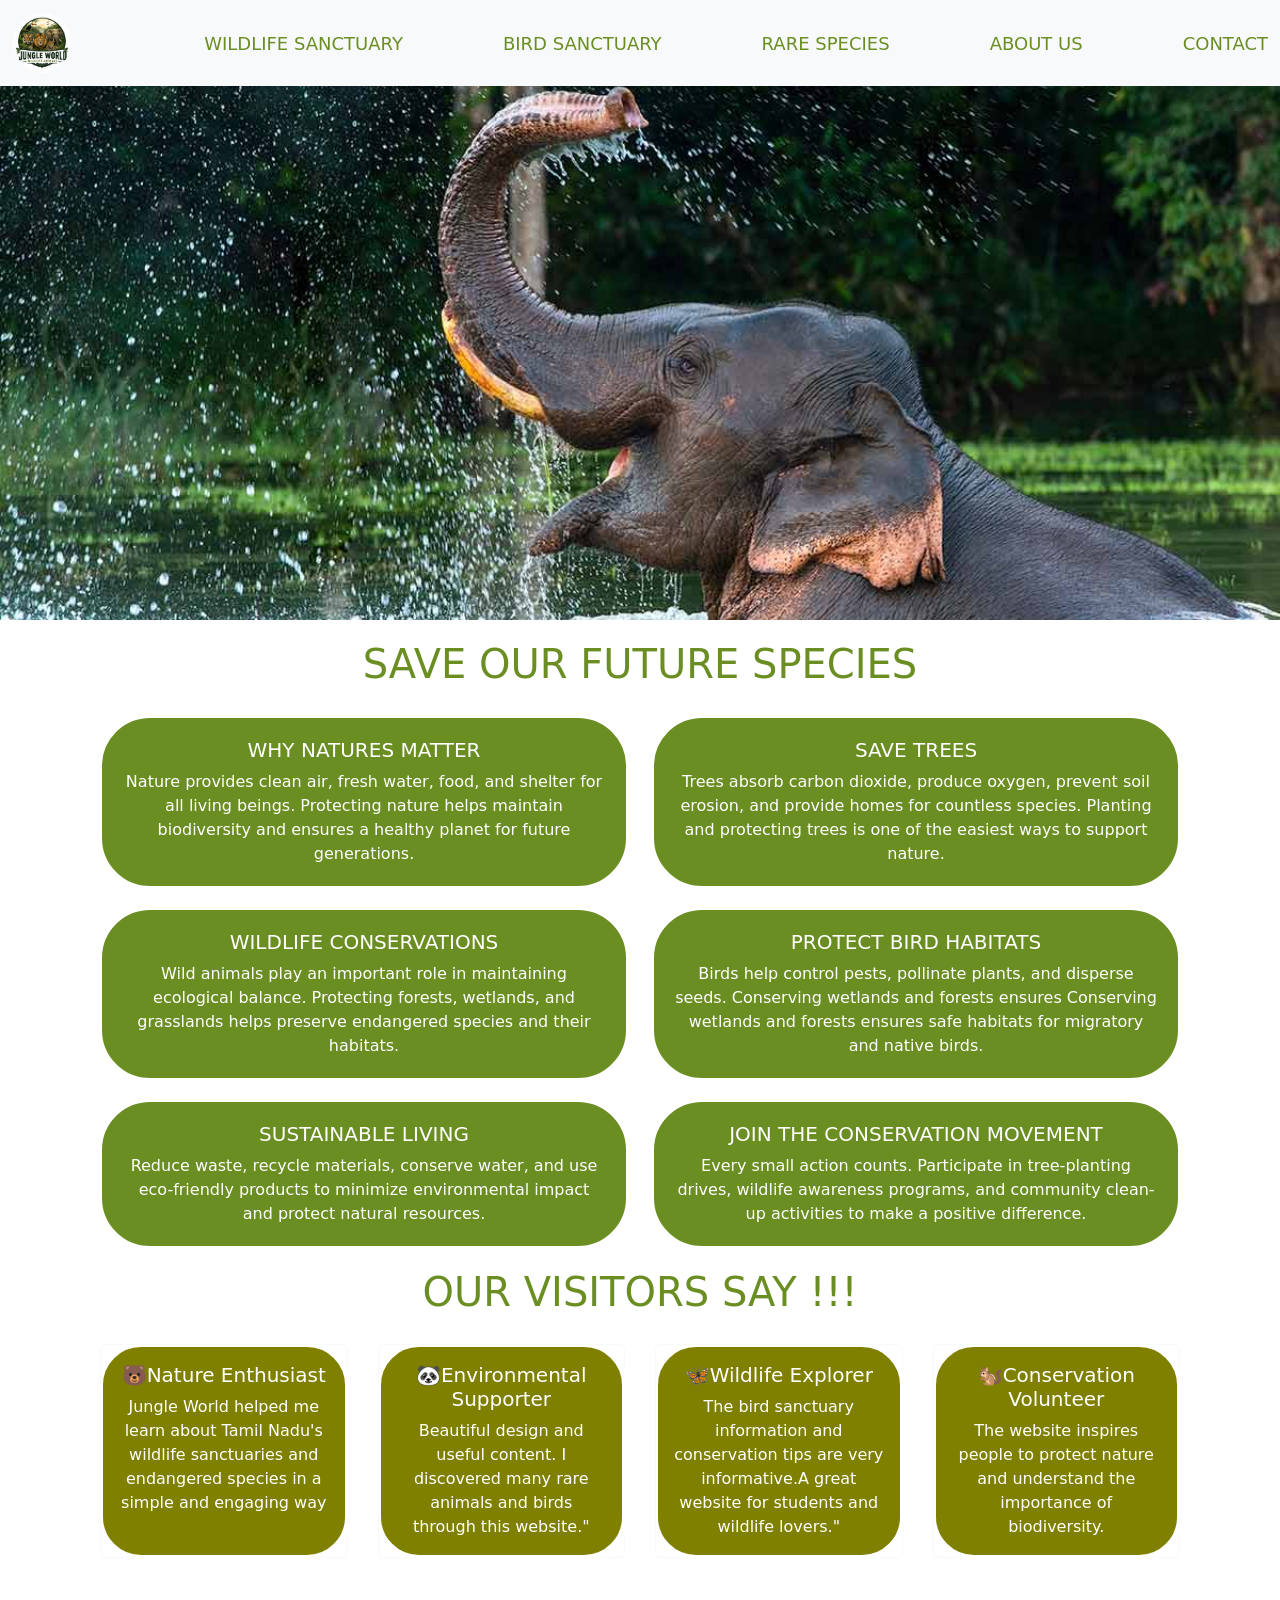
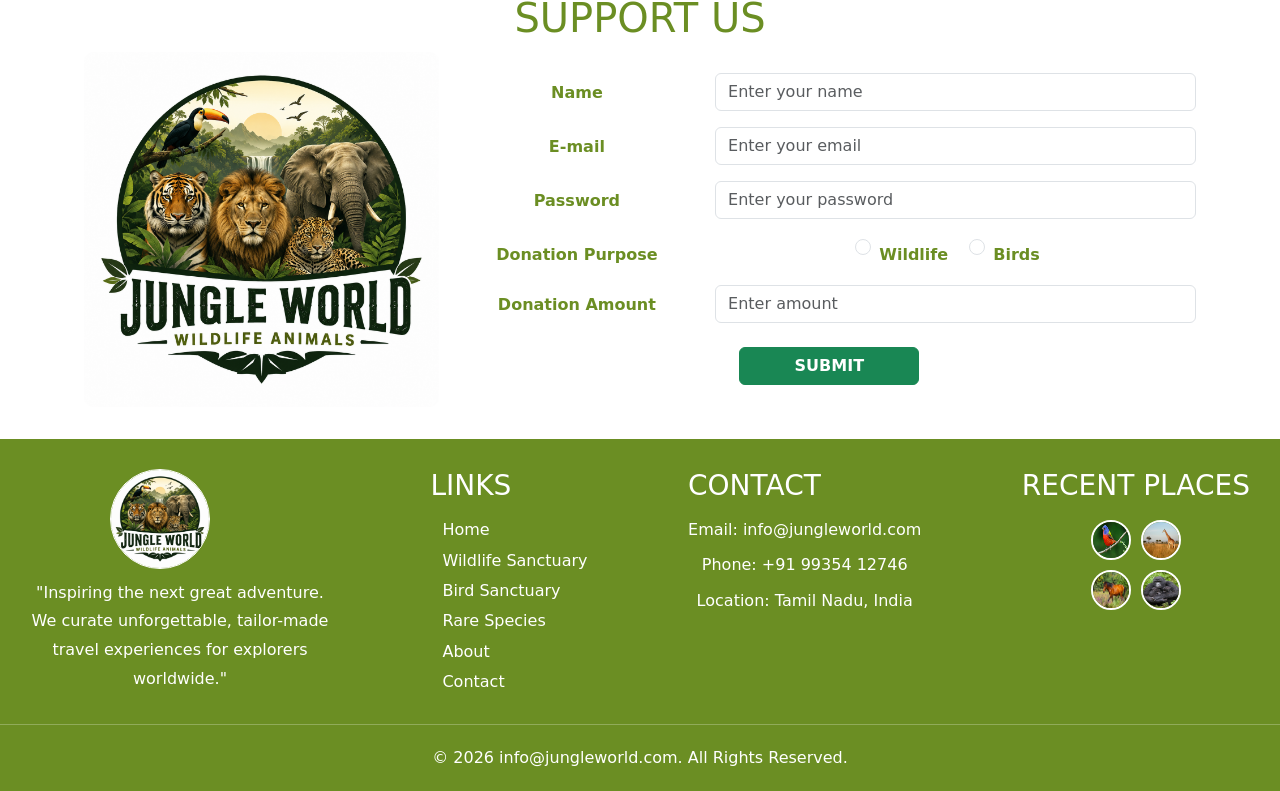
<file: about.html>
<!DOCTYPE html>
<html lang="en">

<head>
    <meta charset="UTF-8">
    <meta name="viewport" content="width=device-width, initial-scale=1.0">
    <title>about</title>

    <link href="https://cdn.jsdelivr.net/npm/bootstrap@5.3.8/dist/css/bootstrap.min.css" rel="stylesheet">
    <link rel="stylesheet" href="style.css">
</head>

<body>

    <!--Navbar-->
  <nav class="navbar bg-body-tertiary fixed-top">
  <div class="container-fluid">

    <!-- Logo -->
    <a class="navbar-brand" href="./index.html">
      <img
        src="./images/logo.png"
        alt="Logo"
        height="60"
        width="60"
      />
    </a>

    <!-- Hamburger button - visible on mobile/tablet -->
    <button
      class="navbar-toggler"
      type="button"
      data-bs-toggle="offcanvas"
      data-bs-target="#mobileMenu"
      aria-controls="mobileMenu"
    >
      <span class="navbar-toggler-icon"></span>
    </button>

    <!-- Offcanvas Menu -->
    <div
      class="offcanvas offcanvas-end"
      tabindex="-1"
      id="mobileMenu"
      aria-labelledby="mobileMenuLabel"
    >

      <div class="offcanvas-header">
        <h5 class="offcanvas-title" id="mobileMenuLabel">
          Wildlife
        </h5>

        <button
          type="button"
          class="btn-close"
          data-bs-dismiss="offcanvas"
          aria-label="Close"
        ></button>
      </div>

      <div class="offcanvas-body">
        <ul class="navbar-nav">

          <li class="nav-item">
            <a class="nav-link" href="./wild.html">
              Wildlife Sanctuary
            </a>
          </li>

          <li class="nav-item">
            <a class="nav-link" href="./birds.html">
              Bird Sanctuary
            </a>
          </li>

          <li class="nav-item">
            <a class="nav-link" href="./rare.html">
              Rare Species
            </a>
          </li>

          <li class="nav-item">
            <a class="nav-link" href="./about.html">
              About Us
            </a>
          </li>

          <li class="nav-item">
            <a class="nav-link" href="./contact.html">
              Contact
            </a>
          </li>

        </ul>
      </div>

    </div>

    <!-- Desktop menu -->
    <div class="desktop-menu">
      <ul>
        <li><a href="./wild.html">Wildlife Sanctuary</a></li>
        <li><a href="./birds.html">Bird Sanctuary</a></li>
        <li><a href="./rare.html">Rare Species</a></li>
        <li><a href="./about.html">About Us</a></li>
        <li><a href="./contact.html">Contact</a></li>
      </ul>
    </div>

  </div>
    </nav>

    <!--carousel-->
    <div id="carouselExampleSlidesOnly" class="carousel slide homeslidecarousel" data-bs-ride="carousel"
        data-bs-interval="1000">
        <div class="carousel-inner">
            <div class="carousel-item active">
                <img src="./images/img.jpg" class="d-block w-100" alt="...">
            </div>
            <div class="carousel-item">
                <img src="./images/img1.jpg" class="d-block w-100" alt="...">
            </div>
            <div class="carousel-item">
                <img src="./images/img22.jpg" class="d-block w-100" alt="...">
            </div>
        </div>
    </div>





    <!--content-->

    <div class="three">
        <div class="third">
            <h1>SAVE OUR FUTURE SPECIES</h1>
            <div class="quotes">
                <div class="row">

                    <div class="col-sm-6 mb-3 mb-sm-0">
                        <div class="card">
                            <div class="card-body">
                                <h5 class="card-title">WHY NATURES MATTER</h5>
                                <p class="card-text">Nature provides clean air, fresh water, food, and shelter for all
                                    living beings. Protecting nature helps maintain biodiversity and ensures a healthy
                                    planet for future generations.</p>

                            </div>
                        </div>

                    </div>

                    <div class="col-sm-6">
                        <div class="card">
                            <div class="card-body">
                                <h5 class="card-title">SAVE TREES</h5>
                                <p class="card-text">Trees absorb carbon dioxide, produce oxygen, prevent soil erosion,
                                    and
                                    provide homes for countless species. Planting and protecting trees is one of the
                                    easiest
                                    ways to support nature.</p>
                            </div>
                        </div>
                    </div>

                    <div class="col-sm-6">
                        <div class="card" style="margin-top: 20px;">
                            <div class="card-body">
                                <h5 class="card-title">WILDLIFE CONSERVATIONS</h5>
                                <p class="card-text">Wild animals play an important role in maintaining ecological
                                    balance.
                                    Protecting forests, wetlands, and grasslands helps preserve endangered species and
                                    their
                                    habitats.</p>
                            </div>
                        </div>
                    </div>

                    <div class="col-sm-6">
                        <div class="card" style="margin-top: 20px;">
                            <div class="card-body">
                                <h5 class="card-title">PROTECT BIRD HABITATS</h5>
                                <p class="card-text">Birds help control pests, pollinate plants, and disperse seeds.
                                    Conserving wetlands and forests ensures Conserving wetlands and forests ensures safe
                                    habitats for migratory and native
                                    birds.
                                </p>
                            </div>
                        </div>
                    </div>

                    <div class="col-sm-6">
                        <div class="card" style="margin-top: 20px;">
                            <div class="card-body">
                                <h5 class="card-title">SUSTAINABLE LIVING</h5>
                                <p class="card-text">Reduce waste, recycle materials, conserve water, and use
                                    eco-friendly
                                    products to minimize environmental impact and protect natural resources.</p>
                            </div>
                        </div>
                    </div>

                    <div class="col-sm-6">
                        <div class="card" style="margin-top: 20px;">
                            <div class="card-body">
                                <h5 class="card-title">JOIN THE CONSERVATION MOVEMENT</h5>
                                <p class="card-text">Every small action counts. Participate in tree-planting drives,
                                    wildlife awareness programs, and community clean-up activities to make a positive
                                    difference.</p>
                            </div>
                        </div>
                    </div>


                </div>
            </div>
        </div>
    </div>

    <!--reviews-->

    <h1 class="revv">OUR VISITORS SAY !!!</h1>
    <div class="reviews">


        <div class="card border-light mb-3" style="max-width: 18rem;">

            <div class="card-body">
                <h5 class="card-title">🐻Nature Enthusiast</h5>
                <p class="card-text">Jungle World helped me learn about Tamil Nadu's wildlife sanctuaries and
                    endangered
                    species in a simple and engaging way</p>
            </div>
        </div>

        <div class="card border-light mb-3" style="max-width: 18rem;">

            <div class="card-body">
                <h5 class="card-title">🐼Environmental Supporter</h5>
                <p class="card-text">Beautiful design and useful content. I discovered many rare animals and birds
                    through this website."</p>
            </div>
        </div>

        <div class="card border-light mb-3" style="max-width: 18rem;">

            <div class="card-body">
                <h5 class="card-title">🦋Wildlife Explorer</h5>
                <p class="card-text">The bird sanctuary information and conservation tips are very informative.A
                    great
                    website for students and wildlife lovers."</p>
            </div>
        </div>

        <div class="card border-light mb-3" style="max-width: 18rem;">

            <div class="card-body">
                <h5 class="card-title">🐿️Conservation Volunteer</h5>
                <p class="card-text">The website inspires people to protect nature and understand the importance of
                    biodiversity.</p>
            </div>
        </div>
    </div>


    <!--donation-->

    <div class="dona">
        <h1>SUPPORT US</h1>

        <div class="donation-form container">
            <div class="row align-items-center">

                <!-- Image -->
                <div class="col-md-4 text-center">
                    <a href="./index.html"><img src="./images/logo.png" alt="Donation" class="img-fluid"></a>
                </div>

                <!-- Form -->
                <div class="col-md-8">
                    <form>

                        <div class="row mb-3">
                            <div class="col-md-4">
                                <label>Name</label>
                            </div>
                            <div class="col-md-8">
                                <input type="text" class="form-control" placeholder="Enter your name">
                            </div>
                        </div>

                        <div class="row mb-3">
                            <div class="col-md-4">
                                <label>E-mail</label>
                            </div>
                            <div class="col-md-8">
                                <input type="email" class="form-control" placeholder="Enter your email">
                            </div>
                        </div>

                        <div class="row mb-3">
                            <div class="col-md-4">
                                <label>Password</label>
                            </div>
                            <div class="col-md-8">
                                <input type="password" class="form-control" placeholder="Enter your password">
                            </div>
                        </div>

                        <div class="row mb-3">
                            <div class="col-md-4">
                                <label>Donation Purpose</label>
                            </div>
                            <div class="col-md-8">

                                <div class="form-check form-check-inline">
                                    <input class="form-check-input" type="radio" name="purpose" id="wildlife">
                                    <label class="form-check-label" for="wildlife">Wildlife</label>
                                </div>

                                <div class="form-check form-check-inline">
                                    <input class="form-check-input" type="radio" name="purpose" id="birds">
                                    <label class="form-check-label" for="birds">Birds</label>
                                </div>

                            </div>
                        </div>

                        <div class="row mb-4">
                            <div class="col-md-4">
                                <label>Donation Amount</label>
                            </div>
                            <div class="col-md-8">
                                <input type="number" class="form-control" placeholder="Enter amount">
                            </div>
                        </div>

                        <button type="submit" class="btn btn-success">
                            SUBMIT
                        </button>

                    </form>
                </div>

            </div>
        </div>
    </div>

    <!--footer-->

    <footer class="foott">
        <div class="foott1">

            <div class="sections1">
                <a href="./index.html"><img src="./images/logo.png" alt="img" height="100px" width="100px"></a>
                <p>"Inspiring the next great adventure. We curate unforgettable, tailor-made travel experiences for
                    explorers worldwide."</p>
            </div>

            <div class="sections2">
                <h3>LINKS</h3>
                <ul>
                    <a href="./index.html">
                        <li>Home</li>
                    </a>
                    <a href="./wild.html">
                        <li>Wildlife Sanctuary</li>
                    </a>
                    <a href="./birds.html">
                        <li>Bird Sanctuary</li>
                    </a>
                    <a href="./rare.html">
                        <li>Rare Species</li>
                    </a>
                    <a href="./about.html">
                        <li>About</li>
                    </a>
                    <a href="./contact.html">
                        <li>Contact</li>
                    </a>
                </ul>
            </div>

            <div class="sections3">
                <h3>CONTACT</h3>
                <div class="secc">
                    <p>Email: info@jungleworld.com</p>
                    <p>Phone: +91 99354 12746</p>
                    <p>Location: Tamil Nadu, India</p>
                </div>
            </div>

            <div class="sections4">
                <h3>RECENT PLACES</h3>
                <div class="se4">

                    <img src="./images/bird1.jpg" alt="" height="40px" width="40px">
                    <img src="./images/giraffe.jpg" alt="" height="40px" width="40px">
                    <img src="./images/horse.jpg" alt="" height="40px" width="40px">
                    <img src="./images/monkey.jpg" alt="" height="40px" width="40px">

                </div>
            </div>
        </div>
        <br>

        <div class="horiz">
            <hr>
        </div>
        <div class=" lastt">
            <p>© 2026 info@jungleworld.com. All Rights Reserved.</p>
        </div>

    </footer>
















    <script src="https://cdn.jsdelivr.net/npm/bootstrap@5.3.8/dist/js/bootstrap.bundle.min.js"></script>
</body>

</html>
</file>
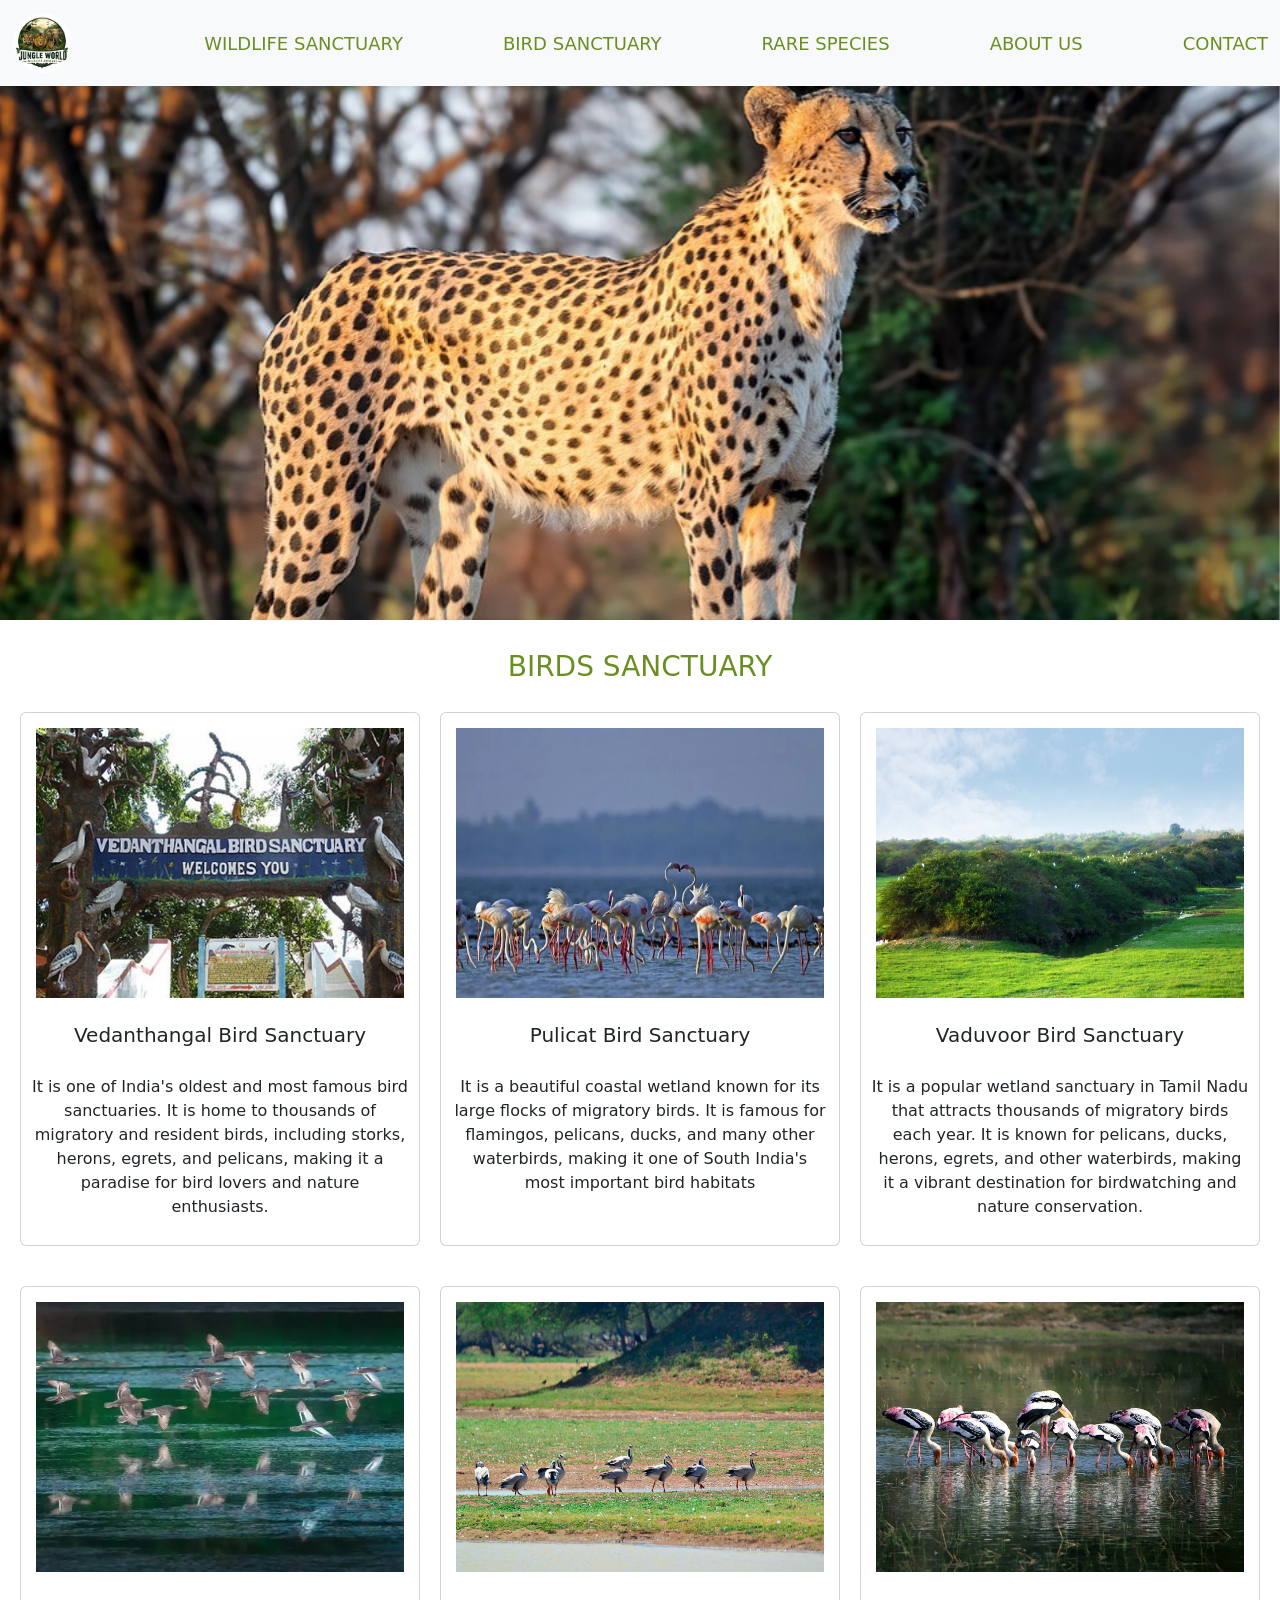
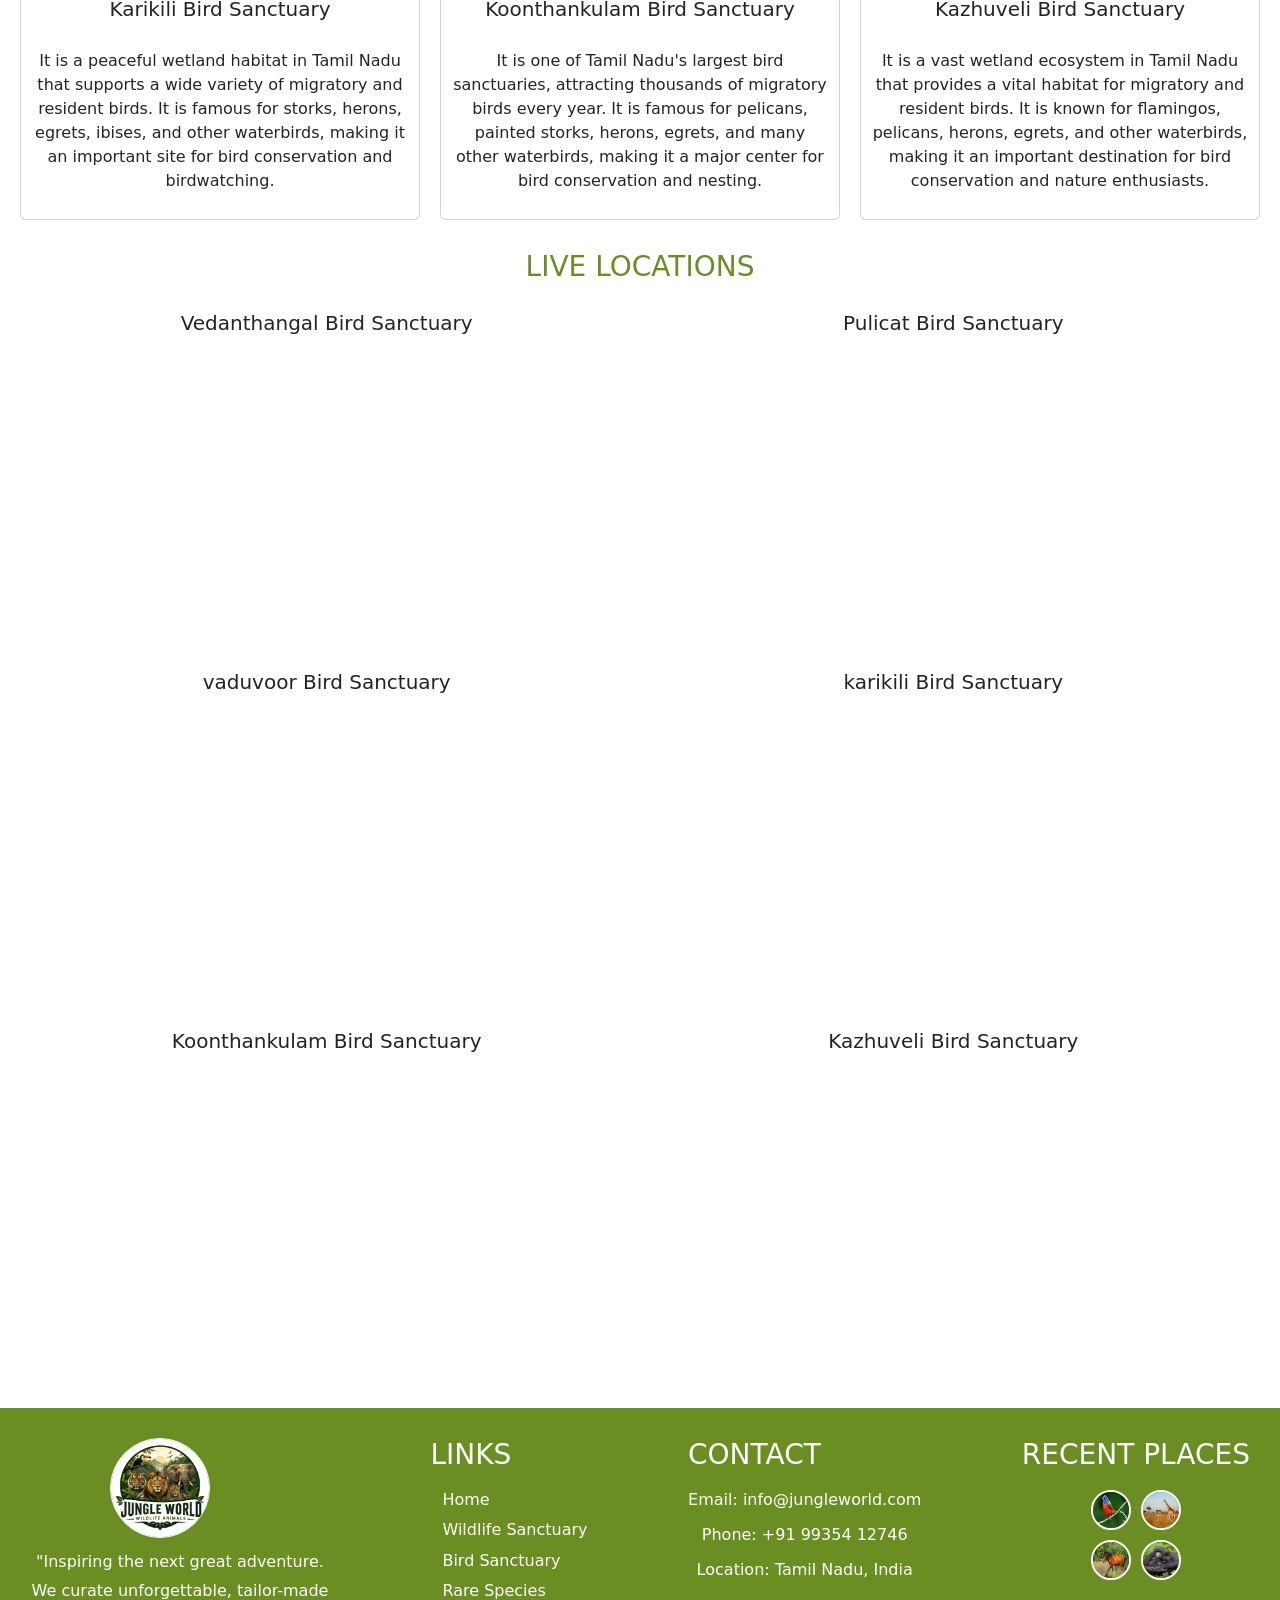
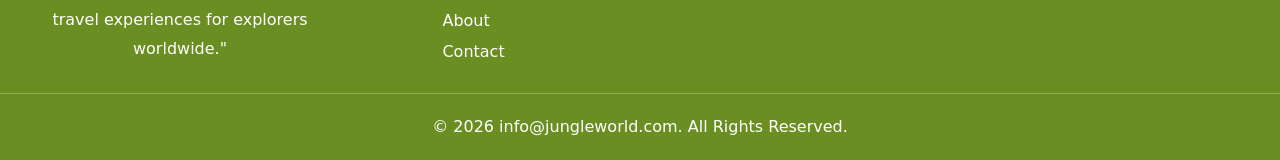
<file: birds.html>
<!DOCTYPE html>
<html lang="en">

<head>
    <meta charset="UTF-8">
    <meta name="viewport" content="width=device-width, initial-scale=1.0">
    <title>Birds</title>

    <link href="https://cdn.jsdelivr.net/npm/bootstrap@5.3.8/dist/css/bootstrap.min.css" rel="stylesheet">
    <link rel="stylesheet" href="style.css">
</head>

<body>



    <!--Navbar-->
   <nav class="navbar bg-body-tertiary fixed-top">
  <div class="container-fluid">

    <!-- Logo -->
    <a class="navbar-brand" href="./index.html">
      <img
        src="./images/logo.png"
        alt="Logo"
        height="60"
        width="60"
      />
    </a>

    <!-- Hamburger button - visible on mobile/tablet -->
    <button
      class="navbar-toggler"
      type="button"
      data-bs-toggle="offcanvas"
      data-bs-target="#mobileMenu"
      aria-controls="mobileMenu"
    >
      <span class="navbar-toggler-icon"></span>
    </button>

    <!-- Offcanvas Menu -->
    <div
      class="offcanvas offcanvas-end"
      tabindex="-1"
      id="mobileMenu"
      aria-labelledby="mobileMenuLabel"
    >

      <div class="offcanvas-header">
        <h5 class="offcanvas-title" id="mobileMenuLabel">
          Wildlife
        </h5>

        <button
          type="button"
          class="btn-close"
          data-bs-dismiss="offcanvas"
          aria-label="Close"
        ></button>
      </div>

      <div class="offcanvas-body">
        <ul class="navbar-nav">

          <li class="nav-item">
            <a class="nav-link" href="./wild.html">
              Wildlife Sanctuary
            </a>
          </li>

          <li class="nav-item">
            <a class="nav-link" href="./birds.html">
              Bird Sanctuary
            </a>
          </li>

          <li class="nav-item">
            <a class="nav-link" href="./rare.html">
              Rare Species
            </a>
          </li>

          <li class="nav-item">
            <a class="nav-link" href="./about.html">
              About Us
            </a>
          </li>

          <li class="nav-item">
            <a class="nav-link" href="./contact.html">
              Contact
            </a>
          </li>

        </ul>
      </div>

    </div>

    <!-- Desktop menu -->
    <div class="desktop-menu">
      <ul>
        <li><a href="./wild.html">Wildlife Sanctuary</a></li>
        <li><a href="./birds.html">Bird Sanctuary</a></li>
        <li><a href="./rare.html">Rare Species</a></li>
        <li><a href="./about.html">About Us</a></li>
        <li><a href="./contact.html">Contact</a></li>
      </ul>
    </div>

  </div>
    </nav>

    <!--carousel-->
    <div id="carouselExampleSlidesOnly" class="carousel slide homeslidecarousel" data-bs-ride="carousel"
        data-bs-interval="1000">
        <div class="carousel-inner">
            <div class="carousel-item active">
                <img src="./images/img.jpg" class="d-block w-100" alt="...">
            </div>
            <div class="carousel-item">
                <img src="./images/img1.jpg" class="d-block w-100" alt="...">
            </div>
            <div class="carousel-item">
                <img src="./images/img22.jpg" class="d-block w-100" alt="...">
            </div>
        </div>
    </div>


    <!-- sanc-->
    <div class="sancc">
        <h3>BIRDS SANCTUARY</h3>
    </div>

    <div class="sanc">

        <div class="card" style="width: 25rem;">
            <img src="./images/vedan.jpg" class="card-img-top" alt="img" height="200px" width="200px">
            <div class="card-boody">
                <h5>Vedanthangal Bird Sanctuary</h5>
                <p>It is one of India's oldest and most famous bird sanctuaries. It is home to
                    thousands of migratory and resident birds, including storks, herons, egrets, and pelicans, making it
                    a paradise for bird lovers and nature enthusiasts.</p>

            </div>
        </div>

        <div class="card" style="width: 25rem;">
            <img src="./images/puli.webp" class="card-img-top" alt="img" height="200px" width="200px">
            <div class="card-boody">
                <h5>Pulicat Bird Sanctuary</h5>
                <p>It is a beautiful coastal wetland known for its large flocks of migratory birds. It
                    is famous for flamingos, pelicans, ducks, and many other waterbirds, making it one of South India's
                    most important bird habitats</p>
            </div>
        </div>

        <div class="card" style="width: 25rem;">
            <img src="./images/vada.jpg" class="card-img-top" alt="img" height="200px" width="200px">
            <div class="card-boody">
                <h5>Vaduvoor Bird Sanctuary</h5>
                <p>It is a popular wetland sanctuary in Tamil Nadu that attracts thousands of
                    migratory birds each year. It is known for pelicans, ducks, herons, egrets, and other waterbirds,
                    making it a vibrant destination for birdwatching and nature conservation.</p>
            </div>
        </div>

        <div class="card" style="width: 25rem;">
            <img src="./images/kari.webp" class="card-img-top" alt="img" height="200px" width="200px">
            <div class="card-boody">
                <h5>Karikili Bird Sanctuary</h5>
                <p>It is a peaceful wetland habitat in Tamil Nadu that supports a wide variety of
                    migratory and resident birds. It is famous for storks, herons, egrets, ibises, and other waterbirds,
                    making it an important site for bird conservation and birdwatching.</p>
            </div>
        </div>

        <div class="card" style="width: 25rem;">
            <img src="./images/koothankulam.jpg" class="card-img-top" alt="img" height="200px" width="200px">
            <div class="card-boody">
                <h5>Koonthankulam Bird Sanctuary </h5>
                <p>It is one of Tamil Nadu's largest bird sanctuaries, attracting thousands of
                    migratory birds every year. It is famous for pelicans, painted storks, herons, egrets, and many
                    other waterbirds, making it a major center for bird conservation and nesting.</p>

            </div>
        </div>

        <div class="card" style="width: 25rem;">
            <img src="./images/kazhu.jpg" class="card-img-top" alt="img" height="200px" width="200px">
            <div class="card-boody">
                <h5>Kazhuveli Bird Sanctuary</h5>
                <p>It is a vast wetland ecosystem in Tamil Nadu that provides a vital habitat for
                    migratory and resident birds. It is known for flamingos, pelicans, herons, egrets, and other
                    waterbirds, making it an important destination for bird conservation and nature enthusiasts.</p>

            </div>
        </div>
    </div>


    <!--MAP-->

    <div class="wild">
        <h3>LIVE LOCATIONS</h3>
        <div class="wmap">
            <div class="con33">
                <h5>Vedanthangal Bird Sanctuary</h5>
                <iframe
                    src="https://www.google.com/maps/embed?pb=!1m18!1m12!1m3!1d3209.9670897971987!2d79.85349447404346!3d12.545464924079866!2m3!1f0!2f0!3f0!3m2!1i1024!2i768!4f13.1!3m3!1m2!1s0x3a531c41b9d3652d%3A0x61e0072c7991c53d!2sVedanthangal%20Bird%20Sanctuary!5e1!3m2!1sen!2sin!4v1782448479940!5m2!1sen!2sin"
                    width="600" height="300" style="border:0;" allowfullscreen="" loading="lazy"
                    referrerpolicy="strict-origin-when-cross-origin"></iframe>
            </div>
            <div class="con33">
                <h5>Pulicat Bird Sanctuary</h5>
                <iframe
                    src="https://www.google.com/maps/embed?pb=!1m18!1m12!1m3!1d409084.58395130484!2d79.8043239873521!3d13.62250565662662!2m3!1f0!2f0!3f0!3m2!1i1024!2i768!4f13.1!3m3!1m2!1s0x3a4da101679d99d1%3A0xbcd9abac12c277b8!2sPulicat%20Bird%20Sanctuary%20-%20Lake%20View%20Point!5e1!3m2!1sen!2sin!4v1782448676017!5m2!1sen!2sin"
                    width="600" height="300" style="border:0;" allowfullscreen="" loading="lazy"
                    referrerpolicy="strict-origin-when-cross-origin"></iframe>
            </div>
            <div class="con33">
                <h5>vaduvoor Bird Sanctuary</h5>
                <iframe
                    src="https://www.google.com/maps/embed?pb=!1m18!1m12!1m3!1d3231.3207537081057!2d79.32013307401613!3d10.698572660627013!2m3!1f0!2f0!3f0!3m2!1i1024!2i768!4f13.1!3m3!1m2!1s0x3baab38adc42570f%3A0xaf424db8ccdfb293!2sVaduvoor%20Birds%20Sanctuary%20-%20Thiruvarur%2C%20Tamilnadu!5e1!3m2!1sen!2sin!4v1782448780712!5m2!1sen!2sin"
                    width="600" height="300" style="border:0;" allowfullscreen="" loading="lazy"
                    referrerpolicy="strict-origin-when-cross-origin"></iframe>
            </div>
            <div class="con33">
                <h5>karikili Bird Sanctuary</h5>
                <iframe
                    src="https://www.google.com/maps/embed?pb=!1m18!1m12!1m3!1d3209.287513181559!2d79.83803077404434!3d12.599859022921544!2m3!1f0!2f0!3f0!3m2!1i1024!2i768!4f13.1!3m3!1m2!1s0x3a531df00f53de81%3A0x26329fc2eeb75a13!2sKarikili%20birds%20sanctuary%20-%20Chengalpattu%2C%20Tamilnadu!5e1!3m2!1sen!2sin!4v1782448870920!5m2!1sen!2sin"
                    width="600" height="300" style="border:0;" allowfullscreen="" loading="lazy"
                    referrerpolicy="strict-origin-when-cross-origin"></iframe>
            </div>
            <div class="con33">
                <h5>Koonthankulam Bird Sanctuary</h5>
                <iframe
                    src="https://www.google.com/maps/embed?pb=!1m18!1m12!1m3!1d3252.3945543193036!2d77.75490747399078!3d8.496152497104237!2m3!1f0!2f0!3f0!3m2!1i1024!2i768!4f13.1!3m3!1m2!1s0x3b04718204311c57%3A0x92c243816ec2db56!2sKoonthankulam%20Bird%20Sanctuary!5e1!3m2!1sen!2sin!4v1782449059560!5m2!1sen!2sin"
                    width="600" height="300" style="border:0;" allowfullscreen="" loading="lazy"
                    referrerpolicy="strict-origin-when-cross-origin"></iframe>
            </div>
            <div class="con33">
                <h5>Kazhuveli Bird Sanctuary</h5>
                <iframe
                    src="https://www.google.com/maps/embed?pb=!1m16!1m12!1m3!1d9969.885662670053!2d79.87095043694896!3d12.117198047298524!2m3!1f0!2f0!3f0!3m2!1i1024!2i768!4f13.1!2m1!1sKazhuveli%20Bird%20Sanctuary!5e1!3m2!1sen!2sin!4v1782449243566!5m2!1sen!2sin"
                    width="600" height="300" style="border:0;" allowfullscreen="" loading="lazy"
                    referrerpolicy="strict-origin-when-cross-origin"></iframe>
            </div>

        </div>
    </div>


    <!--footer-->

    <footer class="foott">
        <div class="foott1">

            <div class="sections1">
                <a href="./index.html"><img src="./images/logo.png" alt="img" height="100px" width="100px"></a>
                <p>"Inspiring the next great adventure. We curate unforgettable, tailor-made travel experiences for
                    explorers worldwide."</p>
            </div>

            <div class="sections2">
                <h3>LINKS</h3>
                <ul>
                    <a href="./index.html">
                        <li>Home</li>
                    </a>
                    <a href="./wild.html">
                        <li>Wildlife Sanctuary</li>
                    </a>
                    <a href="./birds.html">
                        <li>Bird Sanctuary</li>
                    </a>
                    <a href="./rare.html">
                        <li>Rare Species</li>
                    </a>
                    <a href="./about.html">
                        <li>About</li>
                    </a>
                    <a href="./contact.html">
                        <li>Contact</li>
                    </a>
                </ul>
            </div>

            <div class="sections3">
                <h3>CONTACT</h3>
                <div class="secc">
                    <p>Email: info@jungleworld.com</p>
                    <p>Phone: +91 99354 12746</p>
                    <p>Location: Tamil Nadu, India</p>
                </div>
            </div>

            <div class="sections4">
                <h3>RECENT PLACES</h3>
                <div class="se4">

                    <img src="./images/bird1.jpg" alt="" height="40px" width="40px">
                    <img src="./images/giraffe.jpg" alt="" height="40px" width="40px">
                    <img src="./images/horse.jpg" alt="" height="40px" width="40px">
                    <img src="./images/monkey.jpg" alt="" height="40px" width="40px">

                </div>
            </div>
        </div>
        <br>

        <div class="horiz">
            <hr>
        </div>
        <div class=" lastt">
            <p>© 2026 info@jungleworld.com. All Rights Reserved.</p>
        </div>

    </footer>








    <script src="https://cdn.jsdelivr.net/npm/bootstrap@5.3.8/dist/js/bootstrap.bundle.min.js">

    </script>


</body>

</html>
</file>
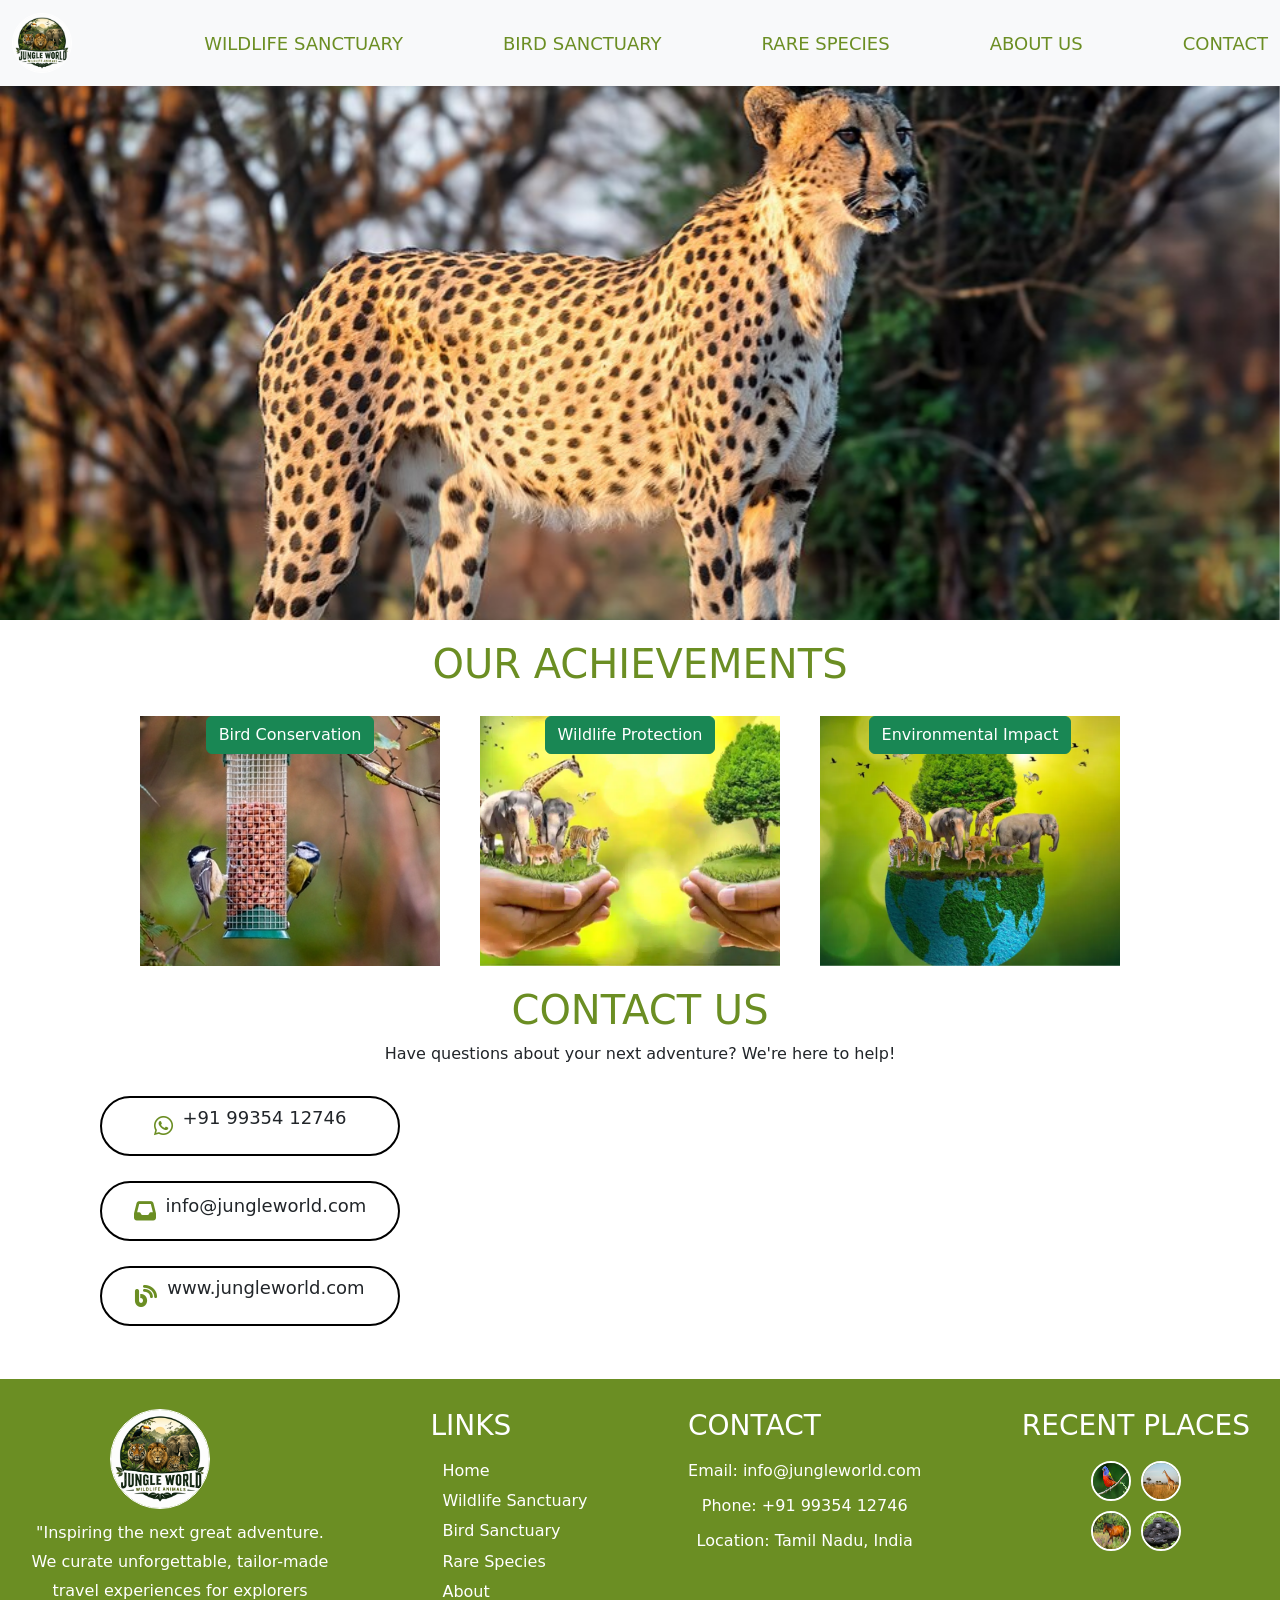
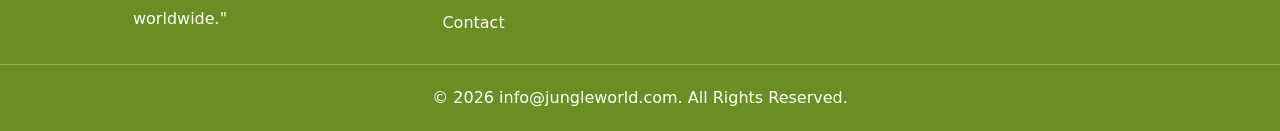
<file: contact.html>
<!DOCTYPE html>
<html lang="en">

<head>
    <meta charset="UTF-8">
    <meta name="viewport" content="width=device-width, initial-scale=1.0">
    <title>contact</title>
    <link rel="stylesheet" href="https://cdnjs.cloudflare.com/ajax/libs/font-awesome/6.5.1/css/all.min.css">

    <link href="https://cdn.jsdelivr.net/npm/bootstrap@5.3.8/dist/css/bootstrap.min.css" rel="stylesheet">
    <link rel="stylesheet" href="style.css">
</head>

<body>



    <!--Navbar-->
   <nav class="navbar bg-body-tertiary fixed-top">
  <div class="container-fluid">

    <!-- Logo -->
    <a class="navbar-brand" href="./index.html">
      <img
        src="./images/logo.png"
        alt="Logo"
        height="60"
        width="60"
      />
    </a>

    <!-- Hamburger button - visible on mobile/tablet -->
    <button
      class="navbar-toggler"
      type="button"
      data-bs-toggle="offcanvas"
      data-bs-target="#mobileMenu"
      aria-controls="mobileMenu"
    >
      <span class="navbar-toggler-icon"></span>
    </button>

    <!-- Offcanvas Menu -->
    <div
      class="offcanvas offcanvas-end"
      tabindex="-1"
      id="mobileMenu"
      aria-labelledby="mobileMenuLabel"
    >

      <div class="offcanvas-header">
        <h5 class="offcanvas-title" id="mobileMenuLabel">
          Wildlife
        </h5>

        <button
          type="button"
          class="btn-close"
          data-bs-dismiss="offcanvas"
          aria-label="Close"
        ></button>
      </div>

      <div class="offcanvas-body">
        <ul class="navbar-nav">

          <li class="nav-item">
            <a class="nav-link" href="./wild.html">
              Wildlife Sanctuary
            </a>
          </li>

          <li class="nav-item">
            <a class="nav-link" href="./birds.html">
              Bird Sanctuary
            </a>
          </li>

          <li class="nav-item">
            <a class="nav-link" href="./rare.html">
              Rare Species
            </a>
          </li>

          <li class="nav-item">
            <a class="nav-link" href="./about.html">
              About Us
            </a>
          </li>

          <li class="nav-item">
            <a class="nav-link" href="./contact.html">
              Contact
            </a>
          </li>

        </ul>
      </div>

    </div>

    <!-- Desktop menu -->
    <div class="desktop-menu">
      <ul>
        <li><a href="./wild.html">Wildlife Sanctuary</a></li>
        <li><a href="./birds.html">Bird Sanctuary</a></li>
        <li><a href="./rare.html">Rare Species</a></li>
        <li><a href="./about.html">About Us</a></li>
        <li><a href="./contact.html">Contact</a></li>
      </ul>
    </div>

  </div>
    </nav>

    <!--carousel-->
    <div id="carouselExampleSlidesOnly" class="carousel slide homeslidecarousel" data-bs-ride="carousel"
        data-bs-interval="1000">
        <div class="carousel-inner">
            <div class="carousel-item active">
                <img src="./images/img.jpg" class="d-block w-100" alt="...">
            </div>
            <div class="carousel-item">
                <img src="./images/img1.jpg" class="d-block w-100" alt="...">
            </div>
            <div class="carousel-item">
                <img src="./images/img22.jpg" class="d-block w-100" alt="...">
            </div>
        </div>
    </div>


    <!--our achievements-->
    <div class="ach">
        <h1>OUR ACHIEVEMENTS</h1>
    </div>

    <div class="achieve">
        <div class="achh1">
            <p>
                <button class="btn btn-success" type="button" data-bs-toggle="collapse"
                    data-bs-target="#collapseWidthExample" aria-expanded="false" aria-controls="collapseWidthExample">
                    Bird Conservation
                </button>
            </p>
        </div>

        <div style="min-height: 120px;">
            <div class="collapse collapse-horizontal" id="collapseWidthExample">
                <div class="card card-body" style="width: 300px;">
                    We have actively promoted awareness about protecting native and migratory bird species and
                    highlighted the importance of preserving bird sanctuaries, wetlands, and nesting habitats. Our
                    efforts encourage visitors to appreciate and safeguard the rich diversity of bird life.
                </div>
            </div>
        </div>

        <div class="achh2">
            <p>
                <button class="btn btn-success" type="button" data-bs-toggle="collapse"
                    data-bs-target="#collapseWidthExample" aria-expanded="false" aria-controls="collapseWidthExample">
                    Wildlife Protection
                </button>
            </p>
        </div>

        <div style="min-height: 120px;">
            <div class="collapse collapse-horizontal" id="collapseWidthExample">
                <div class="card card-body" style="width: 300px;">
                    Through educational content and awareness campaigns, we have shared valuable information about
                    endangered and vulnerable animal species. Our initiatives help people understand the challenges
                    facing wildlife and the importance of protecting forests and natural ecosystems.
                </div>
            </div>
        </div>



        <div class="achh3">
            <p>
                <button class="btn btn-success" type="button" data-bs-toggle="collapse"
                    data-bs-target="#collapseWidthExample" aria-expanded="false" aria-controls="collapseWidthExample">
                    Environmental Impact
                </button>
            </p>
        </div>


        <div style="min-height: 120px;">
            <div class="collapse collapse-horizontal" id="collapseWidthExample">
                <div class="card card-body" style="width: 300px;">
                    We support environmental sustainability by promoting tree plantation, habitat restoration, and
                    eco-friendly practices. These efforts contribute to healthier ecosystems and help create a better
                    future for wildlife and nature.
                </div>
            </div>
        </div>






    </div>

    <!--contact-->

    <div class="contactus">
        <h1>CONTACT US</h1>
        <p>Have questions about your next adventure? We're here to help!</p>
    </div>

    <section class="contact">
        <div class="con2">
            <div class="info1">
                <i class="fa-brands fa-whatsapp fa-beat"></i>
                <p>+91 99354 12746</p>
            </div>
            <div class="info1">
                <i class="fa-solid fa-inbox fa-flip"></i>
                <p style="margin-top: 5px;">info@jungleworld.com</p>
            </div>
            <div class="info1">
                <i class="fa-solid fa-blog fa-beat-fade"></i>
                <p>www.jungleworld.com</p>
            </div>
        </div>

        <div class="con3">
            <iframe
                src="https://www.google.com/maps/embed?pb=!1m18!1m12!1m3!1d250644.768352061!2d76.80241806078126!3d11.014261488303353!2m3!1f0!2f0!3f0!3m2!1i1024!2i768!4f13.1!3m3!1m2!1s0x3ba859af2f971cb5%3A0x2fc1c81e183ed282!2sCoimbatore%2C%20Tamil%20Nadu!5e0!3m2!1sen!2sin!4v1781618719773!5m2!1sen!2sin"
                width="500" height="250" style="border:0;" allowfullscreen="" loading="lazy"
                referrerpolicy="no-referrer-when-downgrade"></iframe>
        </div>

    </section>

    <!--footer-->

    <footer class="foott">
        <div class="foott1">

            <div class="sections1">
                <a href="./index.html"><img src="./images/logo.png" alt="img" height="100px" width="100px"></a>
                <p>"Inspiring the next great adventure. We curate unforgettable, tailor-made travel experiences for
                    explorers worldwide."</p>
            </div>

            <div class="sections2">
                <h3>LINKS</h3>
                <ul>
                    <a href="./index.html">
                        <li>Home</li>
                    </a>
                    <a href="./wild.html">
                        <li>Wildlife Sanctuary</li>
                    </a>
                    <a href="./birds.html">
                        <li>Bird Sanctuary</li>
                    </a>
                    <a href="./rare.html">
                        <li>Rare Species</li>
                    </a>
                    <a href="./about.html">
                        <li>About</li>
                    </a>
                    <a href="./contact.html">
                        <li>Contact</li>
                    </a>
                </ul>
            </div>

            <div class="sections3">
                <h3>CONTACT</h3>
                <div class="secc">
                    <p>Email: info@jungleworld.com</p>
                    <p>Phone: +91 99354 12746</p>
                    <p>Location: Tamil Nadu, India</p>
                </div>
            </div>

            <div class="sections4">
                <h3>RECENT PLACES</h3>
                <div class="se4">

                    <img src="./images/bird1.jpg" alt="" height="40px" width="40px">
                    <img src="./images/giraffe.jpg" alt="" height="40px" width="40px">
                    <img src="./images/horse.jpg" alt="" height="40px" width="40px">
                    <img src="./images/monkey.jpg" alt="" height="40px" width="40px">

                </div>
            </div>
        </div>
        <br>

        <div class="horiz">
            <hr>
        </div>
        <div class=" lastt">
            <p>© 2026 info@jungleworld.com. All Rights Reserved.</p>
        </div>

    </footer>













    <script src="https://cdn.jsdelivr.net/npm/bootstrap@5.3.8/dist/js/bootstrap.bundle.min.js"></script>
</body>

</html>
</file>
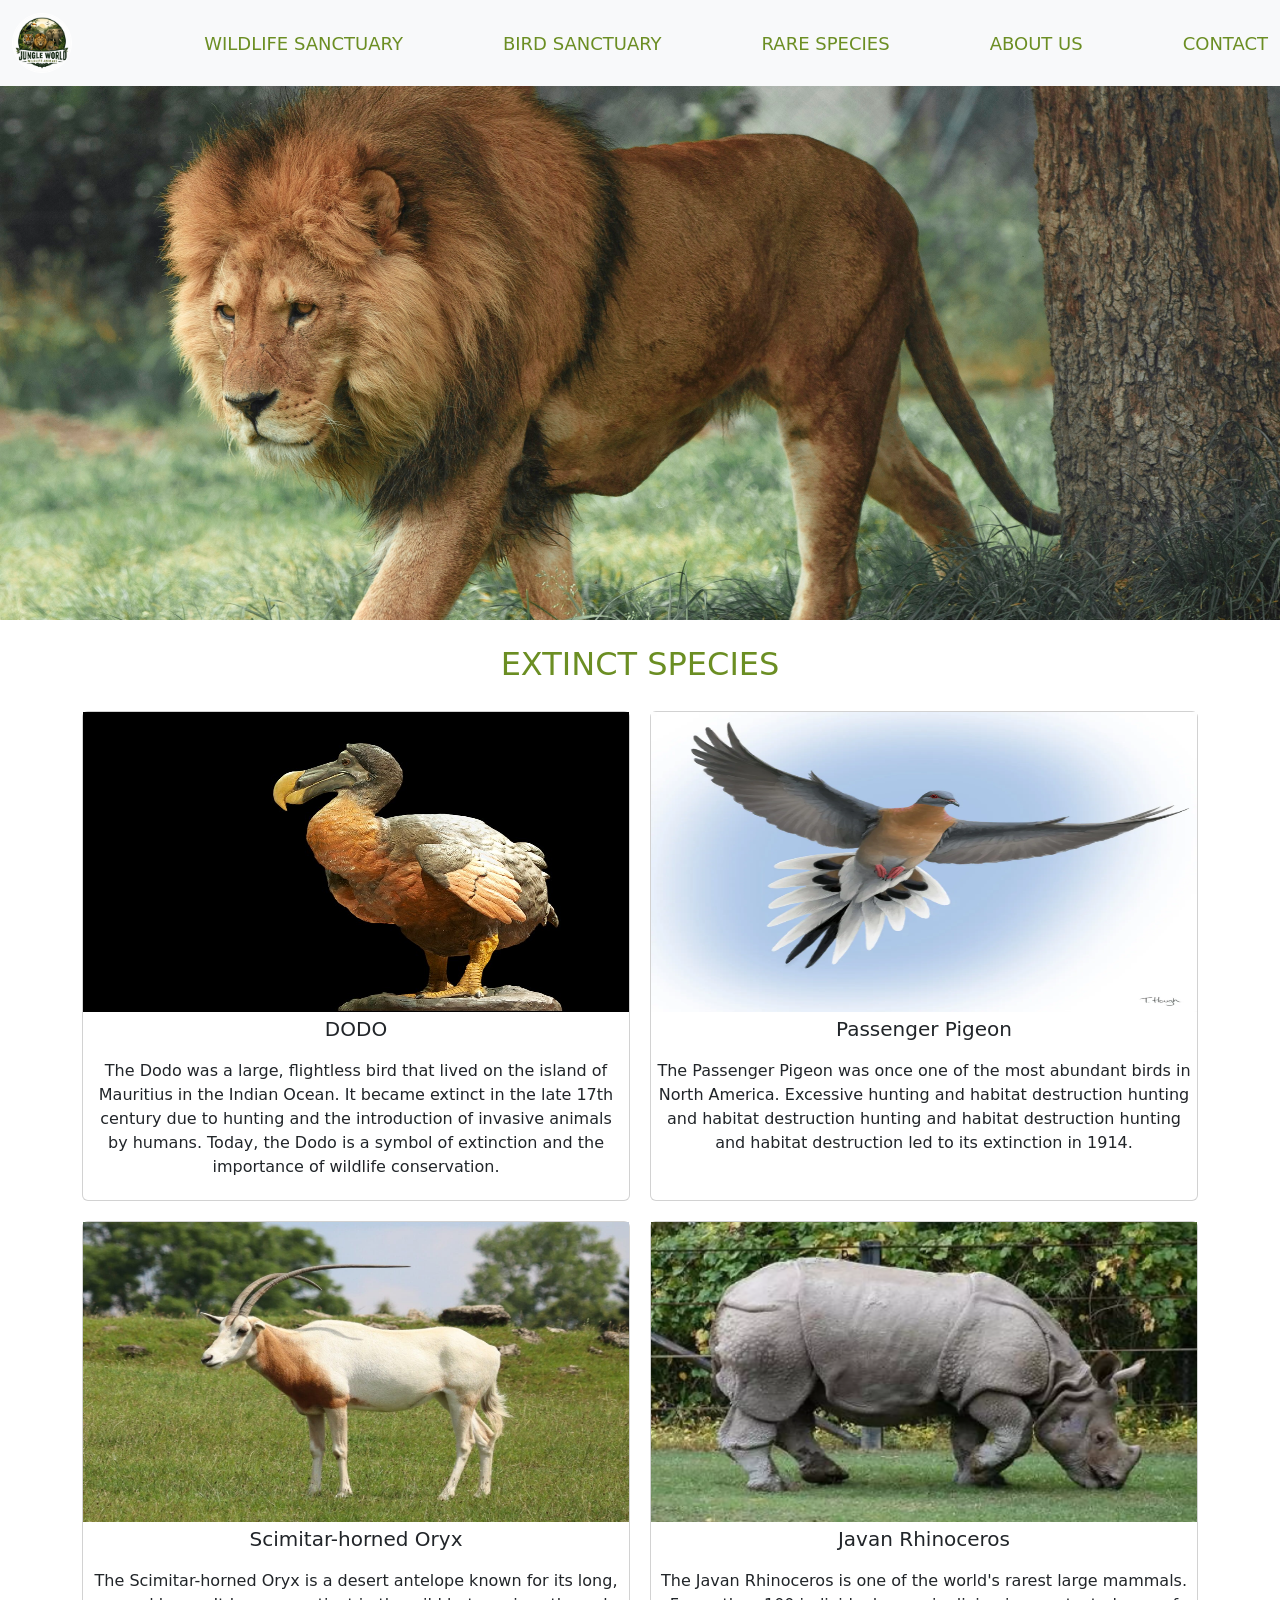
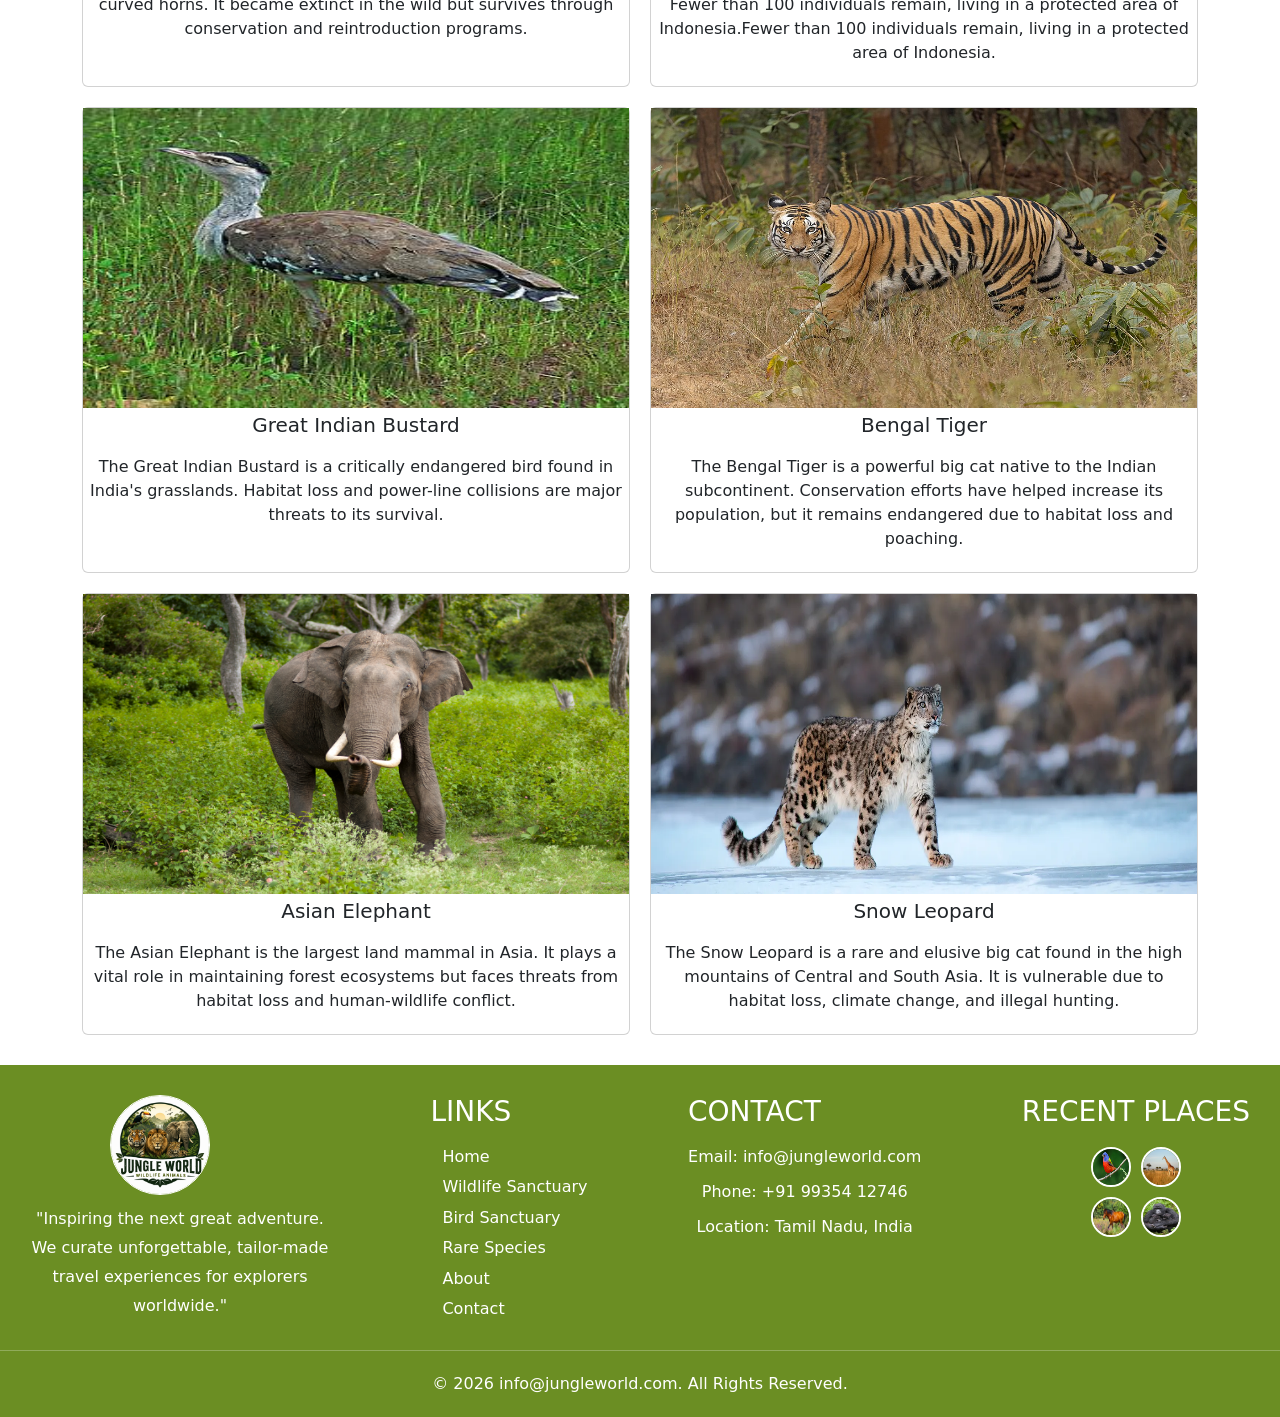
<file: rare.html>
<!DOCTYPE html>
<html lang="en">

<head>
    <meta charset="UTF-8">
    <meta name="viewport" content="width=device-width, initial-scale=1.0">
    <title>Rare</title>

    <link href="https://cdn.jsdelivr.net/npm/bootstrap@5.3.8/dist/css/bootstrap.min.css" rel="stylesheet">
    <link rel="stylesheet" href="style.css">
</head>

<body>


    <!--Navbar-->
    <nav class="navbar bg-body-tertiary fixed-top">
  <div class="container-fluid">

    <!-- Logo -->
    <a class="navbar-brand" href="./index.html">
      <img
        src="./images/logo.png"
        alt="Logo"
        height="60"
        width="60"
      />
    </a>

    <!-- Hamburger button - visible on mobile/tablet -->
    <button
      class="navbar-toggler"
      type="button"
      data-bs-toggle="offcanvas"
      data-bs-target="#mobileMenu"
      aria-controls="mobileMenu"
    >
      <span class="navbar-toggler-icon"></span>
    </button>

    <!-- Offcanvas Menu -->
    <div
      class="offcanvas offcanvas-end"
      tabindex="-1"
      id="mobileMenu"
      aria-labelledby="mobileMenuLabel"
    >

      <div class="offcanvas-header">
        <h5 class="offcanvas-title" id="mobileMenuLabel">
          Wildlife
        </h5>

        <button
          type="button"
          class="btn-close"
          data-bs-dismiss="offcanvas"
          aria-label="Close"
        ></button>
      </div>

      <div class="offcanvas-body">
        <ul class="navbar-nav">

          <li class="nav-item">
            <a class="nav-link" href="./wild.html">
              Wildlife Sanctuary
            </a>
          </li>

          <li class="nav-item">
            <a class="nav-link" href="./birds.html">
              Bird Sanctuary
            </a>
          </li>

          <li class="nav-item">
            <a class="nav-link" href="./rare.html">
              Rare Species
            </a>
          </li>

          <li class="nav-item">
            <a class="nav-link" href="./about.html">
              About Us
            </a>
          </li>

          <li class="nav-item">
            <a class="nav-link" href="./contact.html">
              Contact
            </a>
          </li>

        </ul>
      </div>

    </div>

    <!-- Desktop menu -->
    <div class="desktop-menu">
      <ul>
        <li><a href="./wild.html">Wildlife Sanctuary</a></li>
        <li><a href="./birds.html">Bird Sanctuary</a></li>
        <li><a href="./rare.html">Rare Species</a></li>
        <li><a href="./about.html">About Us</a></li>
        <li><a href="./contact.html">Contact</a></li>
      </ul>
    </div>

  </div>
    </nav>

    <!--carousel-->
    <div id="carouselExampleSlidesOnly" class="carousel slide homeslidecarousel" data-bs-ride="carousel"
        data-bs-interval="1000">
        <div class="carousel-inner">
            <div class="carousel-item active">
                <img src="./images/img.jpg" class="d-block w-100" alt="...">
            </div>
            <div class="carousel-item">
                <img src="./images/img1.jpg" class="d-block w-100" alt="...">
            </div>
            <div class="carousel-item">
                <img src="./images/img22.jpg" class="d-block w-100" alt="...">
            </div>
        </div>
    </div>







    <!--ext spec-->
    <section>
        <div class="container">
            <h2>EXTINCT SPECIES</h2>

            <div class="species">


                <div class="card">
                    <img src="./images/dodo.webp" class="card-img-topp" height="200px" width="200px">
                    <div class="card-bodyy">
                        <h5>DODO</h5>
                        <p>The Dodo was a large, flightless bird that lived on the island of Mauritius in the Indian
                            Ocean. It became extinct in the late 17th century due to hunting and the introduction of
                            invasive animals by humans. Today, the Dodo is a symbol of extinction and the importance
                            of wildlife conservation.</p>
                    </div>
                </div>


                <div class="card">
                    <img src="./images/passenger pigeon.webp" class="card-img-topp" height="200px" width="200px">
                    <div class="card-bodyy">
                        <h5>Passenger Pigeon</h5>
                        <p>The Passenger Pigeon was once one of the most abundant birds in North America. Excessive
                            hunting and habitat destruction hunting and habitat destruction hunting and habitat
                            destruction hunting and habitat destruction led to its extinction in 1914.</p>
                    </div>
                </div>





                <div class="card">
                    <img src="./images/oryx.jpg" class="card-img-topp" height="200px" width="200px">
                    <div class="card-bodyy">
                        <h5>Scimitar-horned Oryx</h5>
                        <p>The Scimitar-horned Oryx is a desert antelope known for its long, curved horns. It became
                            extinct in the wild but survives through conservation and reintroduction programs.</p>
                    </div>
                </div>



                <div class="card">
                    <img src="./images/javan rhino.png" class="card-img-topp" height="200px" width="200px">
                    <div class="card-bodyy">
                        <h5>Javan Rhinoceros</h5>
                        <p>The Javan Rhinoceros is one of the world's rarest large mammals. Fewer than 100
                            individuals remain, living in a protected area of Indonesia.Fewer than 100
                            individuals remain, living in a protected area of Indonesia.</p>
                    </div>
                </div>



                <div class="card">
                    <img src="./images/great.jpg" class="card-img-topp" height="200px" width="200px">
                    <div class="card-bodyy">
                        <h5>Great Indian Bustard </h5>
                        <p>The Great Indian Bustard is a critically endangered bird found in India's grasslands.
                            Habitat loss and power-line collisions are major threats to its survival.</p>
                    </div>
                </div>



                <div class="card">
                    <img src="./images/bengal.jpg" class="card-img-topp" height="200px" width="200px">
                    <div class="card-bodyy">
                        <h5> Bengal Tiger</h5>
                        <p>The Bengal Tiger is a powerful big cat native to the Indian subcontinent. Conservation
                            efforts have helped increase its population, but it remains endangered due to habitat
                            loss and poaching.</p>
                    </div>
                </div>



                <div class="card">
                    <img src="./images/asia.jpg" class="card-img-topp" height="200px" width="200px">
                    <div class="card-bodyy">
                        <h5>Asian Elephant</h5>
                        <p>The Asian Elephant is the largest land mammal in Asia. It plays a vital role in
                            maintaining forest ecosystems but faces threats from habitat loss and human-wildlife
                            conflict.</p>
                    </div>
                </div>



                <div class="card">
                    <img src="./images/snow.webp" class="card-img-topp" height="200px" width="200px">
                    <div class="card-bodyy">
                        <h5>Snow Leopard </h5>
                        <p>The Snow Leopard is a rare and elusive big cat found in the high mountains of Central and
                            South Asia. It is vulnerable due to habitat loss, climate change, and illegal hunting.
                        </p>
                    </div>
                </div>




            </div>
        </div>
    </section>

    <!--footer-->

    <footer class="foott">
        <div class="foott1">

            <div class="sections1">
                <a href="./index.html"><img src="./images/logo.png" alt="img" height="100px" width="100px"></a>
                <p>"Inspiring the next great adventure. We curate unforgettable, tailor-made travel experiences for
                    explorers worldwide."</p>
            </div>

            <div class="sections2">
                <h3>LINKS</h3>
                <ul>
                    <a href="./index.html">
                        <li>Home</li>
                    </a>
                    <a href="./wild.html">
                        <li>Wildlife Sanctuary</li>
                    </a>
                    <a href="./birds.html">
                        <li>Bird Sanctuary</li>
                    </a>
                    <a href="./rare.html">
                        <li>Rare Species</li>
                    </a>
                    <a href="./about.html">
                        <li>About</li>
                    </a>
                    <a href="./contact.html">
                        <li>Contact</li>
                    </a>
                </ul>
            </div>

            <div class="sections3">
                <h3>CONTACT</h3>
                <div class="secc">
                    <p>Email: info@jungleworld.com</p>
                    <p>Phone: +91 99354 12746</p>
                    <p>Location: Tamil Nadu, India</p>
                </div>
            </div>

            <div class="sections4">
                <h3>RECENT PLACES</h3>
                <div class="se4">

                    <img src="./images/bird1.jpg" alt="" height="40px" width="40px">
                    <img src="./images/giraffe.jpg" alt="" height="40px" width="40px">
                    <img src="./images/horse.jpg" alt="" height="40px" width="40px">
                    <img src="./images/monkey.jpg" alt="" height="40px" width="40px">

                </div>
            </div>
        </div>
        <br>

        <div class="horiz">
            <hr>
        </div>
        <div class=" lastt">
            <p>© 2026 info@jungleworld.com. All Rights Reserved.</p>
        </div>

    </footer>





    <script src="https://cdn.jsdelivr.net/npm/bootstrap@5.3.8/dist/js/bootstrap.bundle.min.js">

    </script>
</body>

</html>
</file>
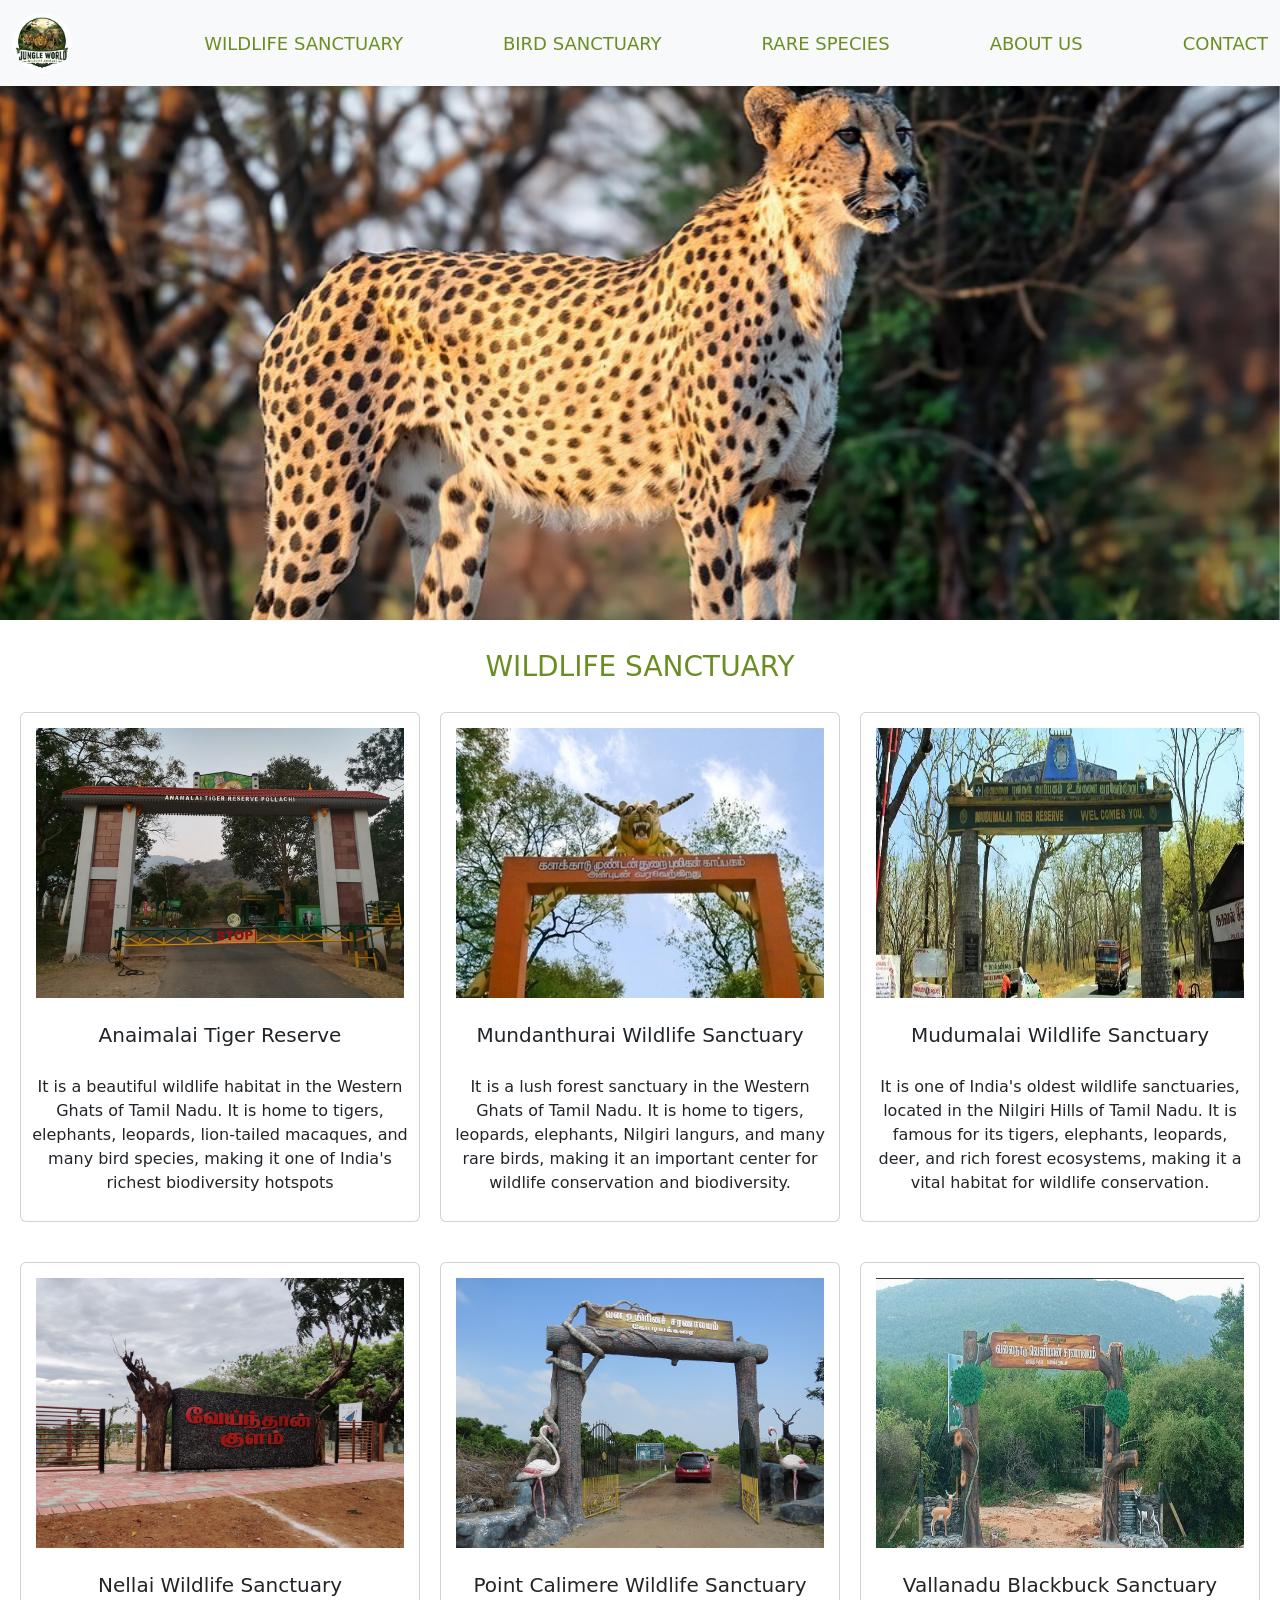
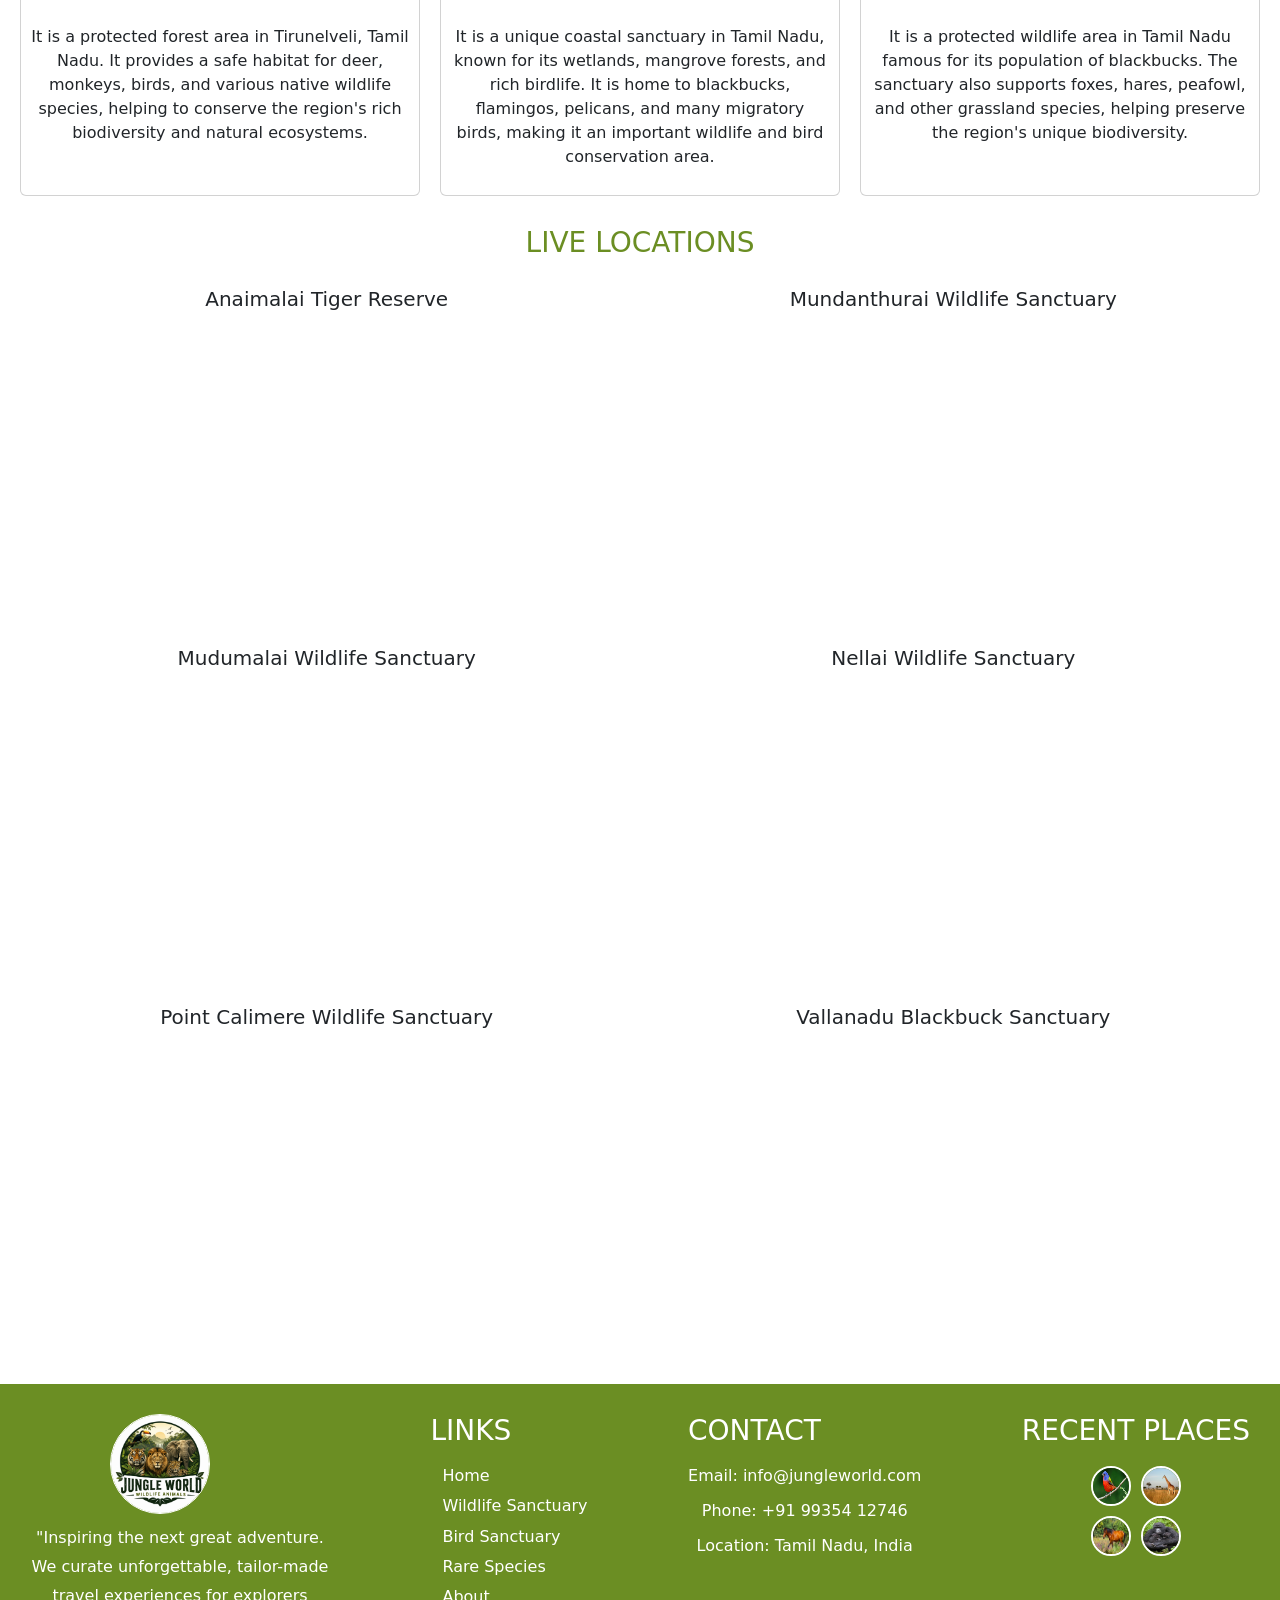
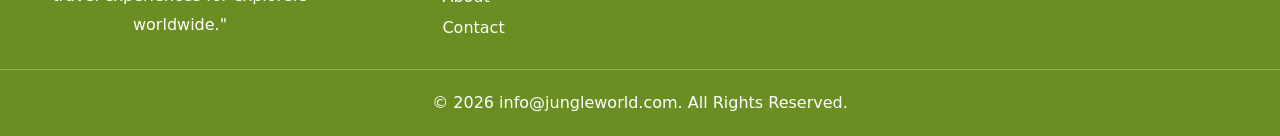
<file: wild.html>
<!DOCTYPE html>
<html lang="en">

<head>
    <meta charset="UTF-8">
    <meta name="viewport" content="width=device-width, initial-scale=1.0">
    <title>Wildlife</title>
    <link href="https://cdn.jsdelivr.net/npm/bootstrap@5.3.8/dist/css/bootstrap.min.css" rel="stylesheet">
    <link rel="stylesheet" href="style.css">
</head>

<body>

    <!--Navbar-->
  <nav class="navbar bg-body-tertiary fixed-top">
  <div class="container-fluid">

    <!-- Logo -->
    <a class="navbar-brand" href="./index.html">
      <img
        src="./images/logo.png"
        alt="Logo"
        height="60"
        width="60"
      />
    </a>

    <!-- Hamburger button - visible on mobile/tablet -->
    <button
      class="navbar-toggler"
      type="button"
      data-bs-toggle="offcanvas"
      data-bs-target="#mobileMenu"
      aria-controls="mobileMenu"
    >
      <span class="navbar-toggler-icon"></span>
    </button>

    <!-- Offcanvas Menu -->
    <div
      class="offcanvas offcanvas-end"
      tabindex="-1"
      id="mobileMenu"
      aria-labelledby="mobileMenuLabel"
    >

      <div class="offcanvas-header">
        <h5 class="offcanvas-title" id="mobileMenuLabel">
          Wildlife
        </h5>

        <button
          type="button"
          class="btn-close"
          data-bs-dismiss="offcanvas"
          aria-label="Close"
        ></button>
      </div>

      <div class="offcanvas-body">
        <ul class="navbar-nav">

          <li class="nav-item">
            <a class="nav-link" href="./wild.html">
              Wildlife Sanctuary
            </a>
          </li>

          <li class="nav-item">
            <a class="nav-link" href="./birds.html">
              Bird Sanctuary
            </a>
          </li>

          <li class="nav-item">
            <a class="nav-link" href="./rare.html">
              Rare Species
            </a>
          </li>

          <li class="nav-item">
            <a class="nav-link" href="./about.html">
              About Us
            </a>
          </li>

          <li class="nav-item">
            <a class="nav-link" href="./contact.html">
              Contact
            </a>
          </li>

        </ul>
      </div>

    </div>

    <!-- Desktop menu -->
    <div class="desktop-menu">
      <ul>
        <li><a href="./wild.html">Wildlife Sanctuary</a></li>
        <li><a href="./birds.html">Bird Sanctuary</a></li>
        <li><a href="./rare.html">Rare Species</a></li>
        <li><a href="./about.html">About Us</a></li>
        <li><a href="./contact.html">Contact</a></li>
      </ul>
    </div>

  </div>
    </nav>
    <!--carousel-->
    <div id="carouselExampleSlidesOnly" class="carousel slide homeslidecarousel" data-bs-ride="carousel"
        data-bs-interval="1000">
        <div class="carousel-inner">
            <div class="carousel-item active">
                <img src="./images/img.jpg" class="d-block w-100" alt="...">
            </div>
            <div class="carousel-item">
                <img src="./images/img1.jpg" class="d-block w-100" alt="...">
            </div>
            <div class="carousel-item">
                <img src="./images/img22.jpg" class="d-block w-100" alt="...">
            </div>
        </div>
    </div>




    <!-- sanc-->
    <div class="sancc">
        <h3>WILDLIFE SANCTUARY</h3>
    </div>

    <div class="sanc">
        <div class="card" style="width: 25rem;">
            <img src="./images/anna.jpg" class="card-img-top" alt="img" height="200px" width="200px">
            <div class="card-boody">
                <h5>Anaimalai Tiger Reserve</h5>
                <p>It is a beautiful wildlife habitat in the Western Ghats of Tamil Nadu. It is home
                    to tigers, elephants, leopards, lion-tailed macaques, and many bird species, making it one of
                    India's richest biodiversity hotspots</p>

            </div>
        </div>

        <div class="card" style="width: 25rem;">
            <img src="./images/kala.jpg" class="card-img-top" alt="img" height="200px" width="200px">
            <div class="card-boody">
                <h5>Mundanthurai Wildlife Sanctuary</h5>
                <p>It is a lush forest sanctuary in the Western Ghats of Tamil Nadu. It is home to
                    tigers, leopards, elephants, Nilgiri langurs, and many rare birds, making it an important center for
                    wildlife conservation and biodiversity.</p>

            </div>
        </div>

        <div class="card" style="width: 25rem;">
            <img src="./images/muth.jpg" class="card-img-top" alt="img" height="200px" width="200px">
            <div class="card-boody">
                <h5>Mudumalai Wildlife Sanctuary</h5>
                <p>It is one of India's oldest wildlife sanctuaries, located in the Nilgiri Hills of
                    Tamil Nadu. It is famous for its tigers, elephants, leopards, deer, and rich forest ecosystems,
                    making it a vital habitat for wildlife conservation.</p>

            </div>
        </div>

        <div class="card" style="width: 25rem;">
            <img src="./images/nellai.png" class="card-img-top" alt="img" height="200px" width="200px">
            <div class="card-boody">
                <h5>Nellai Wildlife Sanctuary</h5>
                <p>It is a protected forest area in Tirunelveli, Tamil Nadu. It provides a safe
                    habitat for deer, monkeys, birds, and various native wildlife species, helping to conserve the
                    region's rich biodiversity and natural ecosystems.</p>
            </div>
        </div>

        <div class="card" style="width: 25rem;">
            <img src="./images/point.jpg" class="card-img-top" alt="img" height="200px" width="200px">
            <div class="card-boody">
                <h5>Point Calimere Wildlife Sanctuary</h5>
                <p>It is a unique coastal sanctuary in Tamil Nadu, known for its wetlands, mangrove
                    forests, and rich birdlife. It is home to blackbucks, flamingos, pelicans, and many migratory birds,
                    making it an important wildlife and bird conservation area.</p>

            </div>
        </div>

        <div class="card" style="width: 25rem;">
            <img src="./images/vallaa.png" class="card-img-top" alt="img" height="200px" width="200px">
            <div class="card-boody">
                <h5>Vallanadu Blackbuck Sanctuary</h5>
                <p>It is a protected wildlife area in Tamil Nadu famous for its population of
                    blackbucks. The sanctuary also supports foxes, hares, peafowl, and other grassland species, helping
                    preserve the region's unique biodiversity.</p>

            </div>
        </div>


    </div>




    <!--MAP-->
    <div class="wild">
        <h3>LIVE LOCATIONS</h3>
        <div class="wmap">
            <div class="con33">
                <h5>Anaimalai Tiger Reserve</h5>
                <iframe
                    src="https://www.google.com/maps/embed?pb=!1m18!1m12!1m3!1d3234.3960341591974!2d77.12691837401228!3d10.405991465919305!2m3!1f0!2f0!3f0!3m2!1i1024!2i768!4f13.1!3m3!1m2!1s0x3ba82a57e32f330b%3A0x837528b15369b92e!2sAnaimalai%20Tiger%20Reserve!5e1!3m2!1sen!2sin!4v1782365148292!5m2!1sen!2sin"
                    width="600" height="300" style="border:0;" allowfullscreen="" loading="lazy"
                    referrerpolicy="strict-origin-when-cross-origin"></iframe>
            </div>
            <div class="con33">
                <h5>Mundanthurai Wildlife Sanctuary</h5>
                <iframe
                    src="https://www.google.com/maps/embed?pb=!1m18!1m12!1m3!1d3250.7435340561306!2d77.3094133!3d8.6886902!2m3!1f0!2f0!3f0!3m2!1i1024!2i768!4f13.1!3m3!1m2!1s0x3b0436c8b47a928f%3A0xc6b2b519482db7cf!2sMundanthurai%20Tiger%20Reserve!5e1!3m2!1sen!2sin!4v1782365971122!5m2!1sen!2sin"
                    width="600" height="300" style="border:0;" allowfullscreen="" loading="lazy"
                    referrerpolicy="strict-origin-when-cross-origin"></iframe>
            </div>
            <div class="con33">
                <h5>Mudumalai Wildlife Sanctuary</h5>
                <iframe
                    src="https://www.google.com/maps/embed?pb=!1m18!1m12!1m3!1d3221.7512228025166!2d76.53194717402819!3d11.562281944209255!2m3!1f0!2f0!3f0!3m2!1i1024!2i768!4f13.1!3m3!1m2!1s0x3ba8a883ad22006b%3A0x95719e71c7f9c63!2sMudumalai%20Tiger%20Reserve!5e1!3m2!1sen!2sin!4v1782366367327!5m2!1sen!2sin"
                    width="600" height="300" style="border:0;" allowfullscreen="" loading="lazy"
                    referrerpolicy="strict-origin-when-cross-origin"></iframe>
            </div>
            <div class="con33">
                <h5>Nellai Wildlife Sanctuary</h5>
                <iframe
                    src="https://www.google.com/maps/embed?pb=!1m18!1m12!1m3!1d4566.639050424384!2d77.72585416466815!3d8.704129690538378!2m3!1f0!2f0!3f0!3m2!1i1024!2i768!4f13.1!3m3!1m2!1s0x3b0413708673ff53%3A0x3dd777b90c2f619b!2sVeinthankulam%20Birds%20Sanctuary!5e1!3m2!1sen!2sin!4v1782366599384!5m2!1sen!2sin"
                    width="600" height="300" style="border:0;" allowfullscreen="" loading="lazy"
                    referrerpolicy="strict-origin-when-cross-origin"></iframe>
            </div>
            <div class="con33">
                <h5>Point Calimere Wildlife Sanctuary</h5>
                <iframe
                    src="https://www.google.com/maps/embed?pb=!1m18!1m12!1m3!1d3235.4983432099275!2d79.84303507401093!3d10.299117667818471!2m3!1f0!2f0!3f0!3m2!1i1024!2i768!4f13.1!3m3!1m2!1s0x3aff8e4451aff3bb%3A0xaa329fcd2f62cd1d!2sPoint%20Calimere%20Wildlife%20Sanctuary%20(Kodiakarai)!5e1!3m2!1sen!2sin!4v1782366703613!5m2!1sen!2sin"
                    width="600" height="300" style="border:0;" allowfullscreen="" loading="lazy"
                    referrerpolicy="strict-origin-when-cross-origin"></iframe>
            </div>
            <div class="con33">
                <h5>Vallanadu Blackbuck Sanctuary</h5>
                <iframe
                    src="https://www.google.com/maps/embed?pb=!1m18!1m12!1m3!1d3250.525523998516!2d77.88465867399293!3d8.713798393845392!2m3!1f0!2f0!3f0!3m2!1i1024!2i768!4f13.1!3m3!1m2!1s0x3b040b19be2fb7f5%3A0xc532cda52c1c9b85!2sVallanadu%20Wildlife%20Sanctuary!5e1!3m2!1sen!2sin!4v1782366735637!5m2!1sen!2sin"
                    width="600" height="300" style="border:0;" allowfullscreen="" loading="lazy"
                    referrerpolicy="strict-origin-when-cross-origin"></iframe>
            </div>

        </div>
    </div>


    <!--footer-->

    <footer class="foott">
        <div class="foott1">

            <div class="sections1">
                <a href="./index.html"><img src="./images/logo.png" alt="img" height="100px" width="100px"></a>
                <p>"Inspiring the next great adventure. We curate unforgettable, tailor-made travel experiences for
                    explorers worldwide."</p>
            </div>

            <div class="sections2">
                <h3>LINKS</h3>
                <ul>
                    <a href="./index.html">
                        <li>Home</li>
                    </a>
                    <a href="./wild.html">
                        <li>Wildlife Sanctuary</li>
                    </a>
                    <a href="./birds.html">
                        <li>Bird Sanctuary</li>
                    </a>
                    <a href="./rare.html">
                        <li>Rare Species</li>
                    </a>
                    <a href="./about.html">
                        <li>About</li>
                    </a>
                    <a href="./contact.html">
                        <li>Contact</li>
                    </a>
                </ul>
            </div>

            <div class="sections3">
                <h3>CONTACT</h3>
                <div class="secc">
                    <p>Email: info@jungleworld.com</p>
                    <p>Phone: +91 99354 12746</p>
                    <p>Location: Tamil Nadu, India</p>
                </div>
            </div>

            <div class="sections4">
                <h3>RECENT PLACES</h3>
                <div class="se4">

                    <img src="./images/bird1.jpg" alt="" height="40px" width="40px">
                    <img src="./images/giraffe.jpg" alt="" height="40px" width="40px">
                    <img src="./images/horse.jpg" alt="" height="40px" width="40px">
                    <img src="./images/monkey.jpg" alt="" height="40px" width="40px">

                </div>
            </div>
        </div>
        <br>

        <div class="horiz">
            <hr>
        </div>
        <div class=" lastt">
            <p>© 2026 info@jungleworld.com. All Rights Reserved.</p>
        </div>

    </footer>













    <script src="https://cdn.jsdelivr.net/npm/bootstrap@5.3.8/dist/js/bootstrap.bundle.min.js">

    </script>


</body>

</html>
</file>
<file: style.css>
/*home*/

.navbar-brand img {
    border: 1px solid white;
    border-radius: 100px;
    transition: 0.5;
}

.navbar-brand img:hover{
    transform: scale(1.1);
}

#offcanvasNavbarLabel {
    color: olive !important;
    text-transform: uppercase;
}

.offcanvas-title {
    color: olive !important;
    text-transform: uppercase;
}

.offcanvas-body ul {
    display: flex;
    justify-content: space-around;
    list-style: none;
    margin: 20px;
}

.offcanvas-body a{
    text-decoration: none;
    color: olivedrab;
    text-transform: uppercase;

}

/* Desktop menu */
.desktop-menu {
  display: block;
}

.desktop-menu ul {
  display: flex;
  gap: 100px;
  list-style: none;
  margin: 0;
  padding: 0;
}

.desktop-menu a {
  text-decoration: none;
  color: olivedrab;
  font-weight: 500;
  font-size: large;
  text-transform: uppercase;
}

/* Hide hamburger on desktop */
.navbar-toggler {
  display: none;
}


/* Tablet and mobile */
@media (max-width: 991px) {

  /* Hide desktop menu */
  .desktop-menu {
    display: none;
  }

  /* Show hamburger */
  .navbar-toggler {
    display: block;
  }

}

.carousel-item img {
    width: 100%;
    height: auto;
    object-fit:contain;
}
.homeslidecarousel{
    height: 620px !important;
    overflow: hidden;
}

/*about section*/

.secty {
    padding-top: 30px;
    text-align: center;
    margin-left: 50px;
    margin-right: 50px;
    color: olivedrab;
}

.sectyy p{
    width: 100%;
    max-width: 1200px;
    padding: 10px;
    color: black;
}

video {
    height: auto;
    max-width: 900px;
    width: 100%;
}

/*feature animals*/

.headd h2{
    text-align: center;
    color: olivedrab;
    padding-top: 20px;
}

.fett {
    display: flex;
    flex-wrap: wrap;
    gap: 10px;
    justify-content: center;
    padding-top: 20px;
}

.fett1 {
    width: 30%;
}

.one img {
    width: 400px;
    height: 200px;
    object-fit: cover;
    transition: 0.5s;
    border-radius: 20px;
}
.one img:hover{
    transform: scale(0.9);
}
.one h5,p{
    text-align: center;
}
.one h5 {
    margin: 10px 0 5px;
    font-size: 20px;
}
.one p {
    margin: 0;
}


/*wildlife habit*/

.container h2{
    text-align: center;
    color: olivedrab;
    padding-top: 25px;
}

.habit-container {
    display: flex;
    flex-wrap: wrap;
    gap: 20px;
    justify-content: center;
    padding-top: 25px;
}

.habit-card {
    width:100%;
    max-width: 500px;
    background: white;
    border-radius: 10px;
    overflow: hidden;
    box-shadow: 0 4px 10px rgba(0, 0, 0, 0.1);
}

.habit-card img {
    width: 100%;
    height: 300px;
    object-fit: cover;
}

.habit-body {
    padding: 20px;
}

.habit-body h5 {
    font-size: 22px;
    margin-bottom: 10px;
    text-align: center;
}

.habit-body p {
    line-height: 1.6;
    color: #555;
}



/*map section*/

.map h1{
    text-align: center;
    padding-top: 30px;
    color: olivedrab;
}

.mapp{
    margin: 0px auto;
    width:fit-content;
    padding-top: 20px;
    transition: 0.5s;
}
.mapp img{
    width: 800px;
    height: 400px;
}
.mapp:hover{
    transform: scale(1.1);
}

/*why section*/

.aboutt {
    padding-top: 30px;
    text-align: center;
}

.aboutt h2 {
    font-size: 40px;
    color: olivedrab;
}

.aboutt-containerr {
    display: flex;
    gap: 25px;
    justify-content: center;
    flex-wrap: wrap;
    padding-top: 30px;
}

.cardd {
    background: white;
    padding: 30px;
    max-width: 300px;
    width: 100%;
    border-radius: 15px;
    box-shadow: 0 5px 15px rgba(0, 0, 0, 0.1);
    transition: 0.3s;
    margin-bottom: 20px;
}

.cardd:hover {
    transform: translateY(+10px);
}

/*footer*/

.foott {
    background-color: olivedrab;
    color: white;
    margin-top: 30px;
   
}

.foott1 {
    display: flex;
    padding-top: 30px ;
    justify-content: space-between;
    gap: 30px;
    margin: 0 30px;

}

.sections1 img {
    border: 1px solid white;
    border-radius: 100px;
    margin-left: 80px;
    transition: 0.5s;
}

.sections1 img:hover {
    transform: scale(0.9);
}

.sections1 p {
    padding-top: 10px;
    width: 300px;
    line-height: 1.8;
}

 .sections2 ul {
    list-style: none;
    margin-left: -20px; 
    padding-top: 5px;
} 

.sections2 ul a {
    text-decoration: none;
    line-height: 1.9;
    color: white;
}

.secc {
    line-height: 1.2;
    padding-top: 10px;
}

.se4 {
    display: grid;
    grid-template-columns: repeat(2, auto);
    gap: 10px;
    padding-top: 10px;
    justify-content: center;
}

.se4 img {
    border: 2px solid;
    border-radius: 80px;
    transition: 0.5s;
}

.se4 img:hover {
    transform: scale(1.2);
}

.horiz{
    margin-top: -30px;
}

.lastt {
    text-align: center;
    padding: 5px;
}


/*wild*/

/*sanc*/


.sancc h3 {
    text-align: center;
    padding-top: 30px;
    color: olivedrab;
}

.sanc {
    display: grid;
    grid-template-columns: auto auto auto;
    /* padding-top: 20px; */
    justify-content:center;
}
.sanc .card{
    margin: 20px 10px;
    transition: 0.5s;

}
.sanc .card:hover{
    transform: scale(0.9);

}

.card-img-top {
    padding: 15px;
}


.card-boody h5,
.card-boody p{
    text-align: center;
    padding: 10px;
}


/*map*/

.wild{
    padding-top: 10px;
}
.wild h3{
    text-align: center;
    color: olivedrab;
}

.wmap {
    padding-top: 10px;
    display: grid;
    grid-template-columns: auto auto ;
    justify-content:space-evenly;
}
.con33 h5{
    text-align: center;
    padding: 10px;
}


.para h5 {
    padding-top: 20px;
    font-style: italic;
    font-weight: 500;
    border: 2px solid black;
    border-radius: 10px;
    transition: 0.5s;
    padding: 15px;
    box-shadow: 2px 2px 2px black;
}

.para h5:hover {
    transform: scale(1.1);
}



/*extint species*/

.species{
    display: grid;
    grid-template-columns: repeat(2, 1fr);
    gap: 20px;
    padding-top: 20px;
}

.card img{
    width:100%;
    height: 300px;
    object-fit:fill;
}

.card-bodyy h5,
.card-bodyy p {
    text-align: center;
    padding: 5px;
}


/*about*/

.three {
    margin-left: 100px;
    margin-right: 100px;
}

.card-title{
    text-align: center;
}

.third h1 {
    text-align: center;
    padding-top: 20px;
    color: olivedrab;
}

.quotes {
    padding-top: 20px;
}

.quotes .card-body{
    border: 2px solid white;
    border-radius: 50px;
    background-color: olivedrab;
    color: white;
    padding: 20px;
}

.quotes .card{
    border: none;
}

.revv{
    padding-top: 20px; 
    text-align: center;
    color: olivedrab;
}


.reviews {
    padding-top: 20px;
    gap: 30px;
    margin-left: 100px;
    margin-right: 100px;
    display: grid;
    grid-template-columns: auto auto auto auto;
}


.reviews .card-body {
    border: 2px solid white;
    border-radius: 40px;
    box-shadow: 2px 2px 2px 2px;
    transition: 0.5s;
    background-color: olive;
    color: white;
}

.reviews .card-body:hover{
    transform:scale(1.1)
}


.dona {
    padding-top: 20px;
    text-align: center;
    color: olivedrab;
}

.donation-form {
    border: 2px solid white;
    border-radius: 10px;
}

.donation-form img {
    border-radius: 10px;
}

.donation-form label {
    font-weight: bold;
    margin-top: 8px;
}

.donation-form .btn {
    width: 180px;
    font-weight: bold;
}

.donation-form .btn:hover {
    background-color: olivedrab;
}

/*contact*/

/*achieve*/

.achieve {
    padding-top: 20px;
    display: flex;
    justify-content:center;
    gap: 20px;
  
}

.achh1,
.achh2,
.achh3 {
    width: 300px;
    height: 250px;
    background-repeat: no-repeat;
    background-size: cover;
    background-position: center;
}



.achh1 {
    background-image: url("./images/box1.jpg");
}

.achh2 {
    background-image: url("./images/box2.webp");
}

.achh3 {
    background-image: url("./images/box3.png");
}



.ach {
    padding-top: 20px;
    text-align: center;
    color: olivedrab;
}

/*contact*/

.contactus {
    text-align: center;
    padding-top: 20px;
}


.contactus h1 {
    color: olivedrab;

}

.contact {
    display: flex;
    justify-content: space-between;
    align-items: center;
    gap: 50px;
    padding: 10px 100px;
    flex-wrap: wrap;
}

.con2 {
    flex: 1;
    display: flex;
    flex-direction: column;
    gap: 25px;
    margin-top: -10px;
}


.con3 iframe {
    flex: 1;
    margin-top: -10px;
}


.info1 {
    width: 300px;
    height: 60px;
    border: 2px solid black;
    border-radius: 40px;
    display: flex;
    align-items: center;
    justify-content: center;
    gap: 10px;
    font-size: 18px;
}

.info1 i {
    color: olivedrab;
    font-size: 22px;
}


/* ---------- TABLET ---------- */
/* 768px to 1024px */

@media (max-width: 1024px) {

    /* Navbar */
    .offcanvas-body ul {
        gap: 20px;
        margin: 15px;
    }

    /* Home carousel */
    .homeslidecarousel {
        height: 500px !important;
    }

    /* Feature animals */
    .fett1 {
        width: 45%;
    }

    .one img {
        width: 100%;
        height: 200px;
    }

    /* Map */
    .mapp img {
        width: 700px;
        max-width: 100%;
        height: auto;
    }

    /* Why section */
    .aboutt-containerr {
        gap: 15px;
    }

    .cardd {
        max-width: 280px;
    }

    /* Wildlife sanctuary */
    .sanc {
        grid-template-columns: repeat(2, 1fr);
        padding: 0 20px;
    }

    /* Wildlife map */
    .wmap {
        grid-template-columns: 1fr 1fr;
        gap: 20px;
    }

    /* Rare species */
    .species {
        grid-template-columns: repeat(2, 1fr);
        padding: 20px;
    }

    /* About */
    .three {
        margin-left: 30px;
        margin-right: 30px;
    }

    .reviews {
        grid-template-columns: repeat(2, 1fr);
        margin-left: 30px;
        margin-right: 30px;
    }

    /* Achievements */
    .achieve {
        flex-wrap: wrap;
    }

    /* Contact */
    .contact {
        padding: 10px 40px;
    }
}


/* ---------- MOBILE ---------- */
/* 481px to 767px */

@media (max-width: 767px) {

    /* Navbar */
    .offcanvas-body ul {
        flex-direction: column;
        align-items: center;
        gap: 20px;
        margin: 10px;
    }

    /* Carousel */
    .homeslidecarousel {
        height: 350px !important;
    }

    .carousel-item img {
        width: 100%;
        height: 350px;
        object-fit: cover;
    }


    /* About section */
    .secty {
        margin-left: 20px;
        margin-right: 20px;
    }

    .sectyy p {
        width: 100%;
        padding: 10px 0;
    }

    video {
        width: 100%;
        height: auto;
    }


    /* Feature animals */
    .fett {
        flex-direction: column;
        align-items: center;
    }

    .fett1 {
        width: 90%;
    }

    .one img {
        width: 100%;
        height: 200px;
    }


    /* Wildlife habitat */
    .habit-container {
        flex-direction: column;
        align-items: center;
    }

    .habit-card {
        width: 90%;
    }

    .habit-card img {
        height: 250px;
    }


    /* Map */
    .mapp {
        width: 90%;
    }

    .mapp img {
        width: 100%;
        height: auto;
    }

    .mapp:hover {
        transform: none;
    }


    /* Why section */
    .aboutt h2 {
        font-size: 30px;
    }

    .aboutt-containerr {
        flex-direction: column;
        align-items: center;
    }

    .cardd {
        width: 85%;
        max-width: none;
    }


    /* Footer */
    .foott1 {
        flex-direction: column;
        align-items: center;
        text-align: center;
        margin: 0;
        gap: 30px;
    }

    .sections1 img {
        margin-left: 0;
    }

    .sections1 p {
        width: 90%;
        margin: auto;
    }

    .sections2 ul {
        margin-left: 0;
        padding-left: 0;
    }


    /* Wildlife sanctuary */
    .sanc {
        grid-template-columns: 1fr;
        padding: 0 20px;
    }

    .sanc .card {
        margin: 10px auto;
        width: 100%;
    }


    /* Wildlife map */
    .wmap {
        grid-template-columns: 1fr;
        gap: 20px;
        padding: 10px 20px;
    }


    /* Rare species */
    .species {
        grid-template-columns: 1fr;
        padding: 20px;
    }

    .card img {
        height: 250px;
    }


    /* About */
    .three {
        margin-left: 20px;
        margin-right: 20px;
    }


    /* Reviews */
    .reviews {
        grid-template-columns: 1fr;
        margin-left: 20px;
        margin-right: 20px;
    }


    /* Achievements */
    .achieve {
        flex-direction: column;
        align-items: center;
    }

    .achh1,
    .achh2,
    .achh3 {
        width: 90%;
        height: 220px;
    }


    /* Contact */
    .contact {
        flex-direction: column;
        padding: 10px 20px;
        gap: 30px;
    }

    .con2 {
        width: 100%;
        align-items: center;
    }

    .con3 {
        width: 100%;
    }

    .con3 iframe {
        width: 100%;
        height: 300px;
    }

    .info1 {
        width: 90%;
    }
}


/* ---------- SMALL MOBILE ---------- */
/* 480px and below */

@media (max-width: 480px) {

    /* Navbar */
    .navbar-brand img {
        width: 50px;
        height: 50px;
    }


    /* Carousel */
    .homeslidecarousel {
        height: 250px !important;
    }

    .carousel-item img {
        height: 250px;
    }


    /* Headings */
    .headd h2,
    .container h2,
    .aboutt h2 {
        font-size: 25px;
    }

    .sancc h3,
    .wild h3,
    .third h1,
    .contactus h1 {
        font-size: 25px;
    }


    /* Feature animals */
    .fett1 {
        width: 95%;
    }

    .one img {
        height: 180px;
    }


    /* Habitat */
    .habit-card {
        width: 95%;
    }

    .habit-card img {
        height: 200px;
    }

    .habit-body {
        padding: 15px;
    }


    /* Map */
    .mapp {
        width: 95%;
    }


    /* Cards */
    .cardd {
        width: 90%;
        padding: 20px;
    }


    /* Footer */
    .foott1 {
        padding-top: 20px;
    }

    .sections1 p {
        width: 95%;
    }

    .secc {
        font-size: 14px;
    }


    /* Rare species */
    .species {
        padding: 10px;
        gap: 15px;
    }

    .card img {
        height: 200px;
    }


    /* Reviews */
    .reviews {
        margin-left: 10px;
        margin-right: 10px;
        gap: 20px;
    }


    /* Achievement */
    .achh1,
    .achh2,
    .achh3 {
        width: 95%;
        height: 200px;
    }


    /* Contact */
    .contact {
        padding: 10px;
    }

    .info1 {
        width: 95%;
        font-size: 16px;
    }

    .con3 iframe {
        height: 250px;
    }
}
</file>
